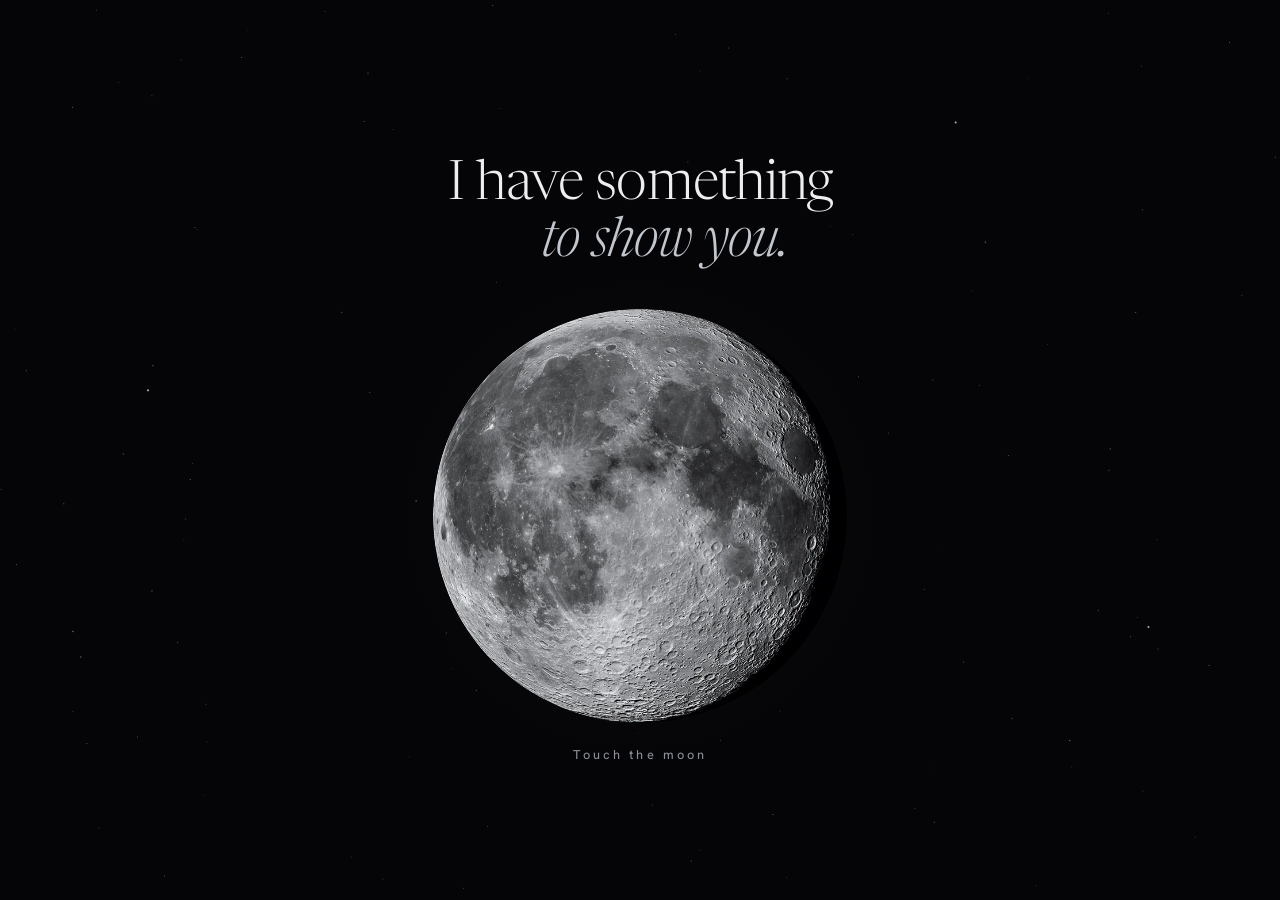
<file: index.html>
<!doctype html>
<!--
  EXPERIMENT — "Autumn leaves".
  Same page as index.html, plus: autumn.css, autumn.js, assets/autumn/*.
  index.html is untouched; delete this file (and those) to undo.
-->
<html lang="en" class="no-js">
<head>
  <meta charset="utf-8">
  <meta name="viewport" content="width=device-width, initial-scale=1, viewport-fit=cover">
  <meta name="description" content="Some things are worth taking a quiet moment for.">
  <meta name="theme-color" content="#050507">
  <meta name="color-scheme" content="dark">
  <meta name="robots" content="noindex, nofollow">

  <!--
    Link preview (WhatsApp, iMessage...). WhatsApp only accepts ABSOLUTE urls.
    If the site address changes, update og:image and twitter:image below.
  -->
  <meta property="og:type" content="website">
  <meta property="og:description" content="Some things are worth taking a quiet moment for.">
  <meta property="og:image" content="https://krebski-gabriel.github.io/Jessica-s-universe/assets/og-image.jpg">
  <meta property="og:image:width" content="1200">
  <meta property="og:image:height" content="630">
  <meta name="twitter:card" content="summary_large_image">
  <meta name="twitter:image" content="https://krebski-gabriel.github.io/Jessica-s-universe/assets/og-image.jpg">

  <link rel="icon" type="image/png" href="assets/favicon.png">
  <link rel="apple-touch-icon" href="assets/apple-touch-icon.png">

  <!-- The moon is the first thing on screen: fetch it before anything else. -->
  <link rel="preload" as="image" href="assets/moon.webp"
        imagesrcset="assets/moon-720.webp 720w, assets/moon.webp 1200w"
        imagesizes="(max-width: 600px) 80vw, 440px" type="image/webp" fetchpriority="high">
  <link rel="preload" as="font" href="assets/fonts/newsreader.woff2" type="font/woff2" crossorigin>
  <link rel="preload" as="font" href="assets/fonts/newsreader-italic.woff2" type="font/woff2" crossorigin>

  <link rel="stylesheet" href="styles.css">
  <link rel="stylesheet" href="autumn.css">
  <script>document.documentElement.classList.replace('no-js', 'js');</script>
</head>
<body>
  <!-- Very sparse starfield, drawn by script.js. Purely decorative. -->
  <canvas class="sky" aria-hidden="true"></canvas>
  <!-- Falling leaves behind the words (autumn.js). -->
  <canvas class="leaves leaves--back" aria-hidden="true"></canvas>

  <main>
    <!-- ============ 1. Beginning ============ -->
    <header class="intro" id="top">

      <h1 class="intro__title">
        <span class="intro__line">I have something</span>
        <span class="intro__line intro__line--italic">to show you.</span>
      </h1>

      <div class="moon-stage">
        <button class="moon" type="button" aria-controls="letter" aria-expanded="false">
          <span class="moon__halo" aria-hidden="true"></span>
          <!-- Silver watercolour washes; they bloom behind the moon when it is touched. -->
          <span class="moon__wash" aria-hidden="true"></span>
          <picture class="moon__picture">
            <source type="image/webp"
                    srcset="assets/moon-720.webp 720w, assets/moon.webp 1200w"
                    sizes="(max-width: 600px) 80vw, 440px">
            <img class="moon__img" src="assets/moon.jpg" width="1200" height="1200"
                 alt="" decoding="async" fetchpriority="high" draggable="false">
          </picture>
          <span class="visually-hidden moon__label">Touch the moon to open the letter</span>
        </button>
      </div>

      <p class="intro__hint" id="moon-hint" aria-hidden="true">Touch the moon</p>
    </header>

    <!-- ============ 2. Development: the letter ============ -->
    <article class="letter" id="letter" aria-labelledby="letter-title">
      <span class="letter__beam" aria-hidden="true"></span>

      <h2 class="visually-hidden" id="letter-title" tabindex="-1">A letter for you</h2>

      <!--
        Written to read like a real letter: one thought per paragraph,
        revealed as she scrolls to it (see .reveal in styles.css / script.js),
        not a poem set in verse.
      -->
      <div class="poem">
        <p class="stanza reveal">Hey, J&eacute;ssica&hellip;</p>

        <p class="stanza reveal">I&rsquo;ve been thinking about something, and I wanted to share it with you.</p>

        <p class="stanza reveal">You know, sometimes I wonder how so many things can exist in this world &mdash; and somehow, among all of them, I got to meet you. I don&rsquo;t think you realize just how much that means to me.</p>

        <p class="stanza reveal">I mean, the stars are beautiful, and there&rsquo;s something about the moon that makes everything feel a little more peaceful. But honestly, even the most beautiful things I can imagine don&rsquo;t quite compare to how I feel when I&rsquo;m with you.</p>

        <p class="stanza reveal">And there&rsquo;s something else I&rsquo;ve been thinking about.</p>

        <p class="stanza reveal">I don&rsquo;t know what Heaven looks like. I don&rsquo;t know what eternity feels like, either. But when I imagine spending my life with you, I think I get a little closer to understanding what those things might mean.</p>

        <p class="stanza reveal verse--turn">Because if I ever had to choose between seeing every beautiful thing this world has to offer, and having just one more moment with you&hellip; I think you already know what I&rsquo;d choose.</p>
      </div>

      <!-- ============ 3. Conclusion ============ -->
      <section class="finale" aria-label="The last words">
        <p class="declaration">
          <span class="declaration__line">I&rsquo;d choose you, J&eacute;ssica.</span>
          <span class="declaration__line">Every time.</span>
        </p>

        <!--
          A rose in oil pastel. Strokes are generated by tools/make_rose.py
          (stem, then leaves, then petals; each draws itself in order, see --d / --t).
          The filter adds the pastel's paper tooth and slightly ragged edges.
        -->
        <span class="rose"><span class="visually-hidden"> 🌹</span><svg class="rose__art" viewBox="0 0 100 240" aria-hidden="true" focusable="false">
            <defs>
              <filter id="rose-pastel" x="-5" y="-5" width="110" height="250"
                      filterUnits="userSpaceOnUse" primitiveUnits="userSpaceOnUse"
                      color-interpolation-filters="sRGB">
                <feTurbulence type="fractalNoise" baseFrequency="1.1 0.8" numOctaves="3" seed="11" result="grain"/>
                <feColorMatrix in="grain" type="matrix" values="0 0 0 0 0  0 0 0 0 0  0 0 0 0 0  4.2 0 0 0 -1" result="tooth"/>
                <feTurbulence type="fractalNoise" baseFrequency="0.16" numOctaves="2" seed="4" result="warp"/>
                <feDisplacementMap in="SourceGraphic" in2="warp" scale="0.9" xChannelSelector="R" yChannelSelector="G" result="rough"/>
                <feComposite in="rough" in2="tooth" operator="in"/>
              </filter>
            </defs>
            <g filter="url(#rose-pastel)">
            <g class="rose__stem">
            <path pathLength="1" d="M47 229 C52 186, 47 140, 50.5 76" stroke="#77857b" stroke-width="2.10" stroke-opacity="0.92" style="--d:0.00;--t:1.10"/>
            <path pathLength="1" d="M48.3 225 C52.6 184, 48.5 140, 51.5 80" stroke="#9eaa9f" stroke-width="1.10" stroke-opacity="0.70" style="--d:0.35;--t:1.00"/>
            <path pathLength="1" d="M49.6 196 C46.6 194.6, 44.6 192.6, 43.5 189.6" stroke="#59655c" stroke-width="1.40" stroke-opacity="0.92" style="--d:0.75;--t:0.25"/>
            <path pathLength="1" d="M50.6 150 C53.5 148.3, 55.3 146.3, 56.3 143.3" stroke="#59655c" stroke-width="1.40" stroke-opacity="0.92" style="--d:0.85;--t:0.25"/>
            <path pathLength="1" d="M50.5 75 C45 75.5, 40.5 78.5, 36.8 83.5" stroke="#77857b" stroke-width="2.00" stroke-opacity="0.92" style="--d:0.95;--t:0.35"/>
            <path pathLength="1" d="M50.5 75 C56 75.5, 60.5 78, 64.2 83" stroke="#77857b" stroke-width="2.00" stroke-opacity="0.92" style="--d:1.00;--t:0.35"/>
            <path pathLength="1" d="M50.5 75.5 C49.6 79.5, 47.4 82.5, 44.2 84.8" stroke="#59655c" stroke-width="1.60" stroke-opacity="0.92" style="--d:1.05;--t:0.30"/>
            </g>
            <g class="rose__leaves">
            <path pathLength="1" d="M47.3 126.8 L44.2 125.4 41.3 124.2 38.3 123.1 35.0 122.1 31.9 121.6 28.2 120.5 25.0 120.1 21.8 119.5" stroke="#77857b" stroke-width="1.98" stroke-opacity="0.90" style="--d:1.15;--t:0.18"/>
            <path pathLength="1" d="M46.0 125.9 L43.7 124.7 40.7 123.5 38.1 122.8 35.2 121.9 32.1 120.8 28.8 120.4 26.1 119.8 23.1 119.7" stroke="#77857b" stroke-width="2.19" stroke-opacity="0.75" style="--d:1.19;--t:0.18"/>
            <path pathLength="1" d="M45.7 125.7 L42.7 124.2 39.9 122.6 37.2 121.7 33.9 120.7 30.8 120.4 27.6 119.6 24.4 119.4 21.2 119.4" stroke="#77857b" stroke-width="1.69" stroke-opacity="0.84" style="--d:1.24;--t:0.18"/>
            <path pathLength="1" d="M47.4 126.0 L44.6 124.5 42.2 123.6 39.6 122.3 36.8 121.1 33.7 120.5 30.8 119.8 28.0 119.6 25.1 119.2" stroke="#9eaa9f" stroke-width="1.95" stroke-opacity="0.79" style="--d:1.28;--t:0.18"/>
            <path pathLength="1" d="M46.5 125.7 L44.0 123.8 41.3 122.2 37.9 121.4 35.4 120.4 32.1 119.7 29.1 119.2 26.1 118.8 22.9 118.9" stroke="#77857b" stroke-width="2.37" stroke-opacity="0.81" style="--d:1.33;--t:0.18"/>
            <path pathLength="1" d="M46.3 125.3 L43.3 123.5 40.7 122.2 37.8 121.0 35.0 119.8 32.2 119.0 29.3 119.0 25.9 118.9 22.9 118.7" stroke="#77857b" stroke-width="1.84" stroke-opacity="0.76" style="--d:1.37;--t:0.18"/>
            <path pathLength="1" d="M45.5 124.5 L43.3 122.9 40.6 121.4 38.1 120.3 35.6 119.6 32.9 118.5 30.0 118.4 27.1 118.3 24.5 118.3" stroke="#77857b" stroke-width="2.20" stroke-opacity="0.82" style="--d:1.42;--t:0.18"/>
            <path pathLength="1" d="M47.8 125.7 L45.1 123.4 42.1 121.8 39.1 120.0 36.0 118.7 32.5 118.2 29.3 118.0 26.0 118.1 22.9 118.5" stroke="#9eaa9f" stroke-width="1.71" stroke-opacity="0.80" style="--d:1.46;--t:0.18"/>
            <path pathLength="1" d="M45.0 123.6 L42.7 121.5 39.9 120.2 37.5 119.3 34.8 118.3 31.9 117.8 29.2 117.8 26.7 117.4 23.8 118.2" stroke="#9eaa9f" stroke-width="1.84" stroke-opacity="0.87" style="--d:1.51;--t:0.18"/>
            <path pathLength="1" d="M48.2 127.5 L45.2 126.7 42.1 125.4 39.5 124.6 36.4 123.8 32.9 122.9 29.9 122.0 26.4 121.3 23.4 120.3" stroke="#59655c" stroke-width="1.88" stroke-opacity="0.78" style="--d:1.35;--t:0.18"/>
            <path pathLength="1" d="M44.6 126.8 L41.9 126.1 39.5 125.2 36.9 124.4 34.3 123.7 31.6 123.0 28.8 122.5 26.1 121.7 23.2 120.6" stroke="#59655c" stroke-width="2.05" stroke-opacity="0.87" style="--d:1.39;--t:0.18"/>
            <path pathLength="1" d="M47.0 127.2 L44.3 126.8 41.4 126.4 38.3 125.6 35.2 124.7 32.5 123.9 29.5 122.8 26.3 122.1 23.3 121.0" stroke="#77857b" stroke-width="2.33" stroke-opacity="0.80" style="--d:1.44;--t:0.18"/>
            <path pathLength="1" d="M46.3 127.6 L43.9 127.8 41.6 126.9 39.0 126.4 36.3 125.9 33.3 125.1 30.9 124.5 27.8 123.4 25.3 122.4" stroke="#59655c" stroke-width="1.83" stroke-opacity="0.80" style="--d:1.48;--t:0.18"/>
            <path pathLength="1" d="M45.9 128.0 L43.2 128.1 40.8 127.8 38.1 127.1 35.4 126.5 32.3 125.7 29.7 124.5 26.7 123.6 24.1 122.4" stroke="#77857b" stroke-width="1.72" stroke-opacity="0.78" style="--d:1.53;--t:0.18"/>
            <path pathLength="1" d="M45.5 128.1 L42.6 128.2 40.2 128.1 37.1 127.6 34.6 126.8 31.4 126.1 28.9 124.6 25.8 123.4 22.8 122.0" stroke="#77857b" stroke-width="1.89" stroke-opacity="0.79" style="--d:1.57;--t:0.18"/>
            <path pathLength="1" d="M45.1 128.6 L42.5 128.8 39.9 128.6 37.7 128.2 34.7 127.3 32.0 126.5 29.2 125.7 26.6 124.3 24.1 122.7" stroke="#59655c" stroke-width="1.84" stroke-opacity="0.89" style="--d:1.62;--t:0.18"/>
            <path pathLength="1" d="M47.4 128.5 L45.0 128.8 42.3 129.1 39.3 129.0 36.7 128.3 33.8 127.9 30.6 126.8 28.1 125.5 25.3 123.8" stroke="#77857b" stroke-width="1.93" stroke-opacity="0.78" style="--d:1.66;--t:0.18"/>
            <path pathLength="1" d="M47.7 128.6 L45.2 129.3 42.4 129.9 39.6 129.7 36.4 129.4 33.5 128.5 30.3 127.4 27.4 126.0 24.2 124.0" stroke="#77857b" stroke-width="2.02" stroke-opacity="0.90" style="--d:1.71;--t:0.18"/>
            <path pathLength="1" d="M49.8 128 C41 117.5, 30 114.5, 19 119.5" stroke="#59655c" stroke-width="0.90" stroke-opacity="0.80" style="--d:1.55;--t:0.35"/>
            <path pathLength="1" d="M48.8 127.4 C41 124, 30 120.5, 21 119.8" stroke="#59655c" stroke-width="0.80" stroke-opacity="0.80" style="--d:1.60;--t:0.30"/>
            <path pathLength="1" d="M54.8 165.0 L57.0 163.5 59.5 162.5 62.0 161.0 64.8 159.9 67.4 159.0 69.7 157.7 72.7 157.0 75.0 156.2" stroke="#77857b" stroke-width="1.79" stroke-opacity="0.72" style="--d:1.45;--t:0.18"/>
            <path pathLength="1" d="M55.0 164.9 L57.3 163.2 60.0 161.8 62.9 160.5 65.5 159.3 68.5 158.1 71.5 157.2 74.3 156.5 77.3 155.5" stroke="#77857b" stroke-width="2.36" stroke-opacity="0.79" style="--d:1.49;--t:0.18"/>
            <path pathLength="1" d="M54.3 165.1 L56.8 163.5 59.6 161.5 62.3 159.9 65.5 158.9 68.4 157.8 71.4 156.6 74.6 155.8 77.8 155.2" stroke="#9eaa9f" stroke-width="2.04" stroke-opacity="0.82" style="--d:1.54;--t:0.18"/>
            <path pathLength="1" d="M54.0 165.2 L56.7 163.1 59.4 161.5 62.3 159.8 65.6 158.3 68.6 157.1 71.8 156.0 75.2 155.7 78.3 155.3" stroke="#77857b" stroke-width="2.14" stroke-opacity="0.79" style="--d:1.58;--t:0.18"/>
            <path pathLength="1" d="M53.3 165.3 L55.7 163.1 58.6 161.2 61.7 159.4 64.6 158.1 67.9 157.2 70.9 155.9 74.5 155.6 77.7 155.1" stroke="#77857b" stroke-width="2.01" stroke-opacity="0.90" style="--d:1.63;--t:0.18"/>
            <path pathLength="1" d="M55.0 163.6 L57.5 161.7 60.2 159.6 63.1 158.0 66.0 156.9 69.2 155.8 72.2 155.3 75.7 154.7 78.5 154.7" stroke="#9eaa9f" stroke-width="2.23" stroke-opacity="0.79" style="--d:1.67;--t:0.18"/>
            <path pathLength="1" d="M52.1 166.0 L54.4 163.8 57.1 161.4 60.0 159.8 62.9 158.0 65.7 156.6 68.7 155.6 72.0 155.0 75.2 154.6" stroke="#77857b" stroke-width="2.03" stroke-opacity="0.78" style="--d:1.72;--t:0.18"/>
            <path pathLength="1" d="M52.7 165.2 L55.6 162.8 58.4 160.4 61.2 158.3 64.6 157.0 67.5 156.0 71.1 155.0 74.4 154.4 77.6 154.7" stroke="#77857b" stroke-width="1.86" stroke-opacity="0.87" style="--d:1.76;--t:0.18"/>
            <path pathLength="1" d="M54.2 163.3 L56.9 161.2 59.7 159.2 62.2 157.8 64.8 156.1 67.7 155.1 70.9 154.6 73.6 154.2 76.9 154.1" stroke="#9eaa9f" stroke-width="2.02" stroke-opacity="0.74" style="--d:1.81;--t:0.18"/>
            <path pathLength="1" d="M53.4 166.7 L56.2 165.3 58.7 163.9 61.2 162.9 64.2 161.7 67.2 160.6 69.9 158.9 73.1 158.0 75.8 157.0" stroke="#77857b" stroke-width="1.68" stroke-opacity="0.87" style="--d:1.65;--t:0.18"/>
            <path pathLength="1" d="M52.2 167.2 L54.9 166.0 58.3 164.7 61.3 163.4 64.2 161.8 67.8 160.2 70.8 158.9 74.3 157.8 77.3 156.4" stroke="#77857b" stroke-width="2.16" stroke-opacity="0.90" style="--d:1.69;--t:0.18"/>
            <path pathLength="1" d="M56.1 166.1 L58.7 165.1 61.1 164.1 64.0 162.7 66.8 161.7 69.6 160.4 72.5 159.0 75.1 157.7 78.1 156.5" stroke="#59655c" stroke-width="1.81" stroke-opacity="0.91" style="--d:1.74;--t:0.18"/>
            <path pathLength="1" d="M53.8 167.3 L56.6 166.5 59.4 165.5 61.7 164.6 64.7 163.5 67.3 162.4 69.9 161.0 73.1 159.7 75.6 158.0" stroke="#77857b" stroke-width="2.08" stroke-opacity="0.80" style="--d:1.78;--t:0.18"/>
            <path pathLength="1" d="M55.7 167.2 L57.8 166.5 60.1 165.8 62.4 164.8 65.1 164.1 67.7 163.0 70.0 161.5 72.2 160.1 75.0 159.1" stroke="#77857b" stroke-width="2.16" stroke-opacity="0.86" style="--d:1.83;--t:0.18"/>
            <path pathLength="1" d="M54.0 167.6 L57.1 167.5 59.9 166.4 63.1 165.5 66.3 164.5 69.4 162.8 72.4 161.4 75.1 159.2 78.1 157.3" stroke="#77857b" stroke-width="2.20" stroke-opacity="0.80" style="--d:1.87;--t:0.18"/>
            <path pathLength="1" d="M54.6 168.1 L57.8 167.6 60.5 166.7 63.6 166.1 66.9 164.7 69.7 163.0 73.3 161.1 76.0 159.3 78.9 156.5" stroke="#77857b" stroke-width="1.76" stroke-opacity="0.95" style="--d:1.92;--t:0.18"/>
            <path pathLength="1" d="M55.9 168.3 L58.7 168.0 61.0 167.5 63.3 166.8 65.8 165.4 68.1 164.4 70.5 163.4 73.2 161.5 75.7 159.7" stroke="#59655c" stroke-width="2.33" stroke-opacity="0.75" style="--d:1.96;--t:0.18"/>
            <path pathLength="1" d="M54.2 168.5 L56.6 168.4 59.5 168.1 62.1 167.5 65.1 166.9 67.6 165.5 70.6 164.3 73.1 162.3 75.7 160.3" stroke="#59655c" stroke-width="1.90" stroke-opacity="0.75" style="--d:2.01;--t:0.18"/>
            <path pathLength="1" d="M50.4 168 C60 171.5, 72 167, 81 155" stroke="#59655c" stroke-width="0.90" stroke-opacity="0.80" style="--d:1.85;--t:0.35"/>
            <path pathLength="1" d="M51.4 167 C59 162.5, 70 157.5, 79 155.4" stroke="#59655c" stroke-width="0.80" stroke-opacity="0.80" style="--d:1.90;--t:0.30"/>
            </g>
            <g class="rose__bloom">
            <path pathLength="1" d="M38.0 42.9 L40.1 41.4 43.0 39.8 45.9 38.8 49.0 38.4 52.3 38.6 55.2 39.1 58.5 40.4 60.6 41.8" stroke="#b98790" stroke-width="2.85" stroke-opacity="0.83" style="--d:2.05;--t:0.18"/>
            <path pathLength="1" d="M36.9 43.6 L39.4 41.5 42.2 39.5 46.3 38.6 50.0 38.0 53.8 38.2 57.4 39.5 60.7 41.3 63.2 43.7" stroke="#9e6871" stroke-width="3.01" stroke-opacity="0.78" style="--d:2.08;--t:0.18"/>
            <path pathLength="1" d="M36.5 43.4 L38.8 40.7 42.4 38.8 46.6 37.6 50.7 37.0 55.0 37.8 58.5 38.8 62.0 41.0 64.1 44.0" stroke="#9e6871" stroke-width="3.07" stroke-opacity="0.80" style="--d:2.11;--t:0.18"/>
            <path pathLength="1" d="M36.5 41.5 L39.5 39.1 43.5 37.8 47.1 36.6 51.4 36.7 55.7 37.3 59.8 38.8 62.8 41.0 64.7 43.9" stroke="#b98790" stroke-width="3.30" stroke-opacity="0.76" style="--d:2.13;--t:0.18"/>
            <path pathLength="1" d="M36.0 41.6 L38.8 38.5 42.4 36.8 46.9 36.0 51.0 35.4 55.7 36.4 59.8 37.8 62.7 40.2 65.1 43.1" stroke="#b98790" stroke-width="3.19" stroke-opacity="0.73" style="--d:2.16;--t:0.18"/>
            <path pathLength="1" d="M35.6 40.3 L38.7 37.8 42.4 36.2 46.9 35.0 51.3 35.1 55.4 35.6 59.3 36.9 63.1 38.9 65.4 41.8" stroke="#9e6871" stroke-width="2.62" stroke-opacity="0.79" style="--d:2.19;--t:0.18"/>
            <path pathLength="1" d="M34.3 41.3 L37.0 38.6 40.8 36.4 45.1 35.1 49.3 34.2 53.9 34.8 58.5 35.9 62.3 38.1 64.9 40.8" stroke="#9e6871" stroke-width="2.39" stroke-opacity="0.74" style="--d:2.22;--t:0.18"/>
            <path pathLength="1" d="M35.9 38.4 L39.5 35.9 43.0 34.5 47.6 33.8 51.8 33.5 56.5 34.3 60.3 35.7 63.5 38.2 66.4 41.1" stroke="#9e6871" stroke-width="2.99" stroke-opacity="0.91" style="--d:2.25;--t:0.18"/>
            <path pathLength="1" d="M32.9 41.4 L35.8 37.7 39.7 35.1 44.4 33.2 49.3 32.8 54.2 33.0 59.3 34.6 63.2 36.8 66.4 40.0" stroke="#b98790" stroke-width="2.68" stroke-opacity="0.81" style="--d:2.27;--t:0.18"/>
            <path pathLength="1" d="M34.2 38.5 L37.1 35.4 40.8 33.8 44.5 32.2 49.2 31.7 53.4 32.2 57.5 33.2 61.4 34.4 64.6 37.3" stroke="#9e6871" stroke-width="2.94" stroke-opacity="0.79" style="--d:2.30;--t:0.18"/>
            <path pathLength="1" d="M33.6 37.2 L37.7 34.4 42.3 32.1 47.7 31.0 53.0 31.1 58.1 32.5 62.8 34.8 66.4 38.0 69.1 42.1" stroke="#9e6871" stroke-width="2.94" stroke-opacity="0.84" style="--d:2.33;--t:0.18"/>
            <path pathLength="1" d="M34.1 36.2 L38.1 33.0 42.7 31.2 48.0 30.3 53.0 30.6 58.0 31.8 62.7 33.6 66.5 37.0 69.2 41.0" stroke="#b98790" stroke-width="2.95" stroke-opacity="0.82" style="--d:2.36;--t:0.18"/>
            <path pathLength="1" d="M30.5 41.3 L33.1 36.5 37.4 33.1 42.7 31.1 48.1 30.1 54.3 30.0 59.5 31.8 64.7 34.4 68.2 38.4" stroke="#9e6871" stroke-width="2.63" stroke-opacity="0.93" style="--d:2.39;--t:0.18"/>
            <path pathLength="1" d="M33.5 35.0 L37.1 32.1 42.0 30.5 46.9 29.1 52.2 29.2 57.2 30.1 61.9 32.0 65.8 34.7 69.1 38.3" stroke="#b98790" stroke-width="2.61" stroke-opacity="0.72" style="--d:2.42;--t:0.18"/>
            <path pathLength="1" d="M28.8 41.2 L31.4 35.9 36.4 31.7 42.1 29.0 48.7 28.3 55.4 28.5 61.5 30.7 66.7 33.7 70.1 38.7" stroke="#b98790" stroke-width="2.43" stroke-opacity="0.95" style="--d:2.44;--t:0.18"/>
            <path pathLength="1" d="M30.2 36.5 L34.2 32.1 39.4 29.3 45.6 27.9 52.4 27.4 58.3 28.5 63.9 30.9 68.8 34.8 71.8 40.1" stroke="#b98790" stroke-width="2.45" stroke-opacity="0.85" style="--d:2.47;--t:0.18"/>
            <path pathLength="1" d="M35.7 46.3 L34.9 48.6 34.8 50.8 34.8 52.9 35.0 55.4 36.0 57.5 37.2 60.1 38.8 62.5 40.8 64.4" stroke="#b98790" stroke-width="3.14" stroke-opacity="0.94" style="--d:2.45;--t:0.18"/>
            <path pathLength="1" d="M35.6 45.7 L34.3 47.6 33.9 50.3 33.7 52.9 34.2 55.5 35.2 58.3 36.7 60.6 38.8 63.1 41.3 65.7" stroke="#b98790" stroke-width="2.45" stroke-opacity="0.91" style="--d:2.48;--t:0.18"/>
            <path pathLength="1" d="M34.3 46.2 L33.7 48.3 33.1 50.9 33.2 53.2 33.7 55.8 34.8 58.6 36.3 61.3 38.5 63.6 40.7 66.1" stroke="#b98790" stroke-width="2.54" stroke-opacity="0.93" style="--d:2.51;--t:0.18"/>
            <path pathLength="1" d="M33.5 46.0 L32.2 48.6 32.1 50.8 32.1 53.9 32.8 56.8 34.0 59.6 35.8 62.4 38.1 64.9 41.2 67.3" stroke="#d6b0b5" stroke-width="2.45" stroke-opacity="0.92" style="--d:2.54;--t:0.18"/>
            <path pathLength="1" d="M33.3 44.8 L32.0 47.1 31.5 49.5 31.0 52.1 31.2 54.7 32.4 57.6 33.5 60.3 35.7 62.8 37.6 65.2" stroke="#b98790" stroke-width="3.04" stroke-opacity="0.78" style="--d:2.57;--t:0.18"/>
            <path pathLength="1" d="M31.4 46.5 L30.2 49.2 30.1 51.8 30.5 54.7 31.1 57.3 32.3 60.4 34.6 63.0 37.3 65.9 40.1 68.3" stroke="#b98790" stroke-width="3.22" stroke-opacity="0.84" style="--d:2.60;--t:0.18"/>
            <path pathLength="1" d="M32.6 43.5 L30.4 46.5 29.8 49.1 29.2 52.5 30.1 55.8 31.4 59.0 33.2 62.5 36.1 65.9 39.8 68.5" stroke="#b98790" stroke-width="2.33" stroke-opacity="0.95" style="--d:2.63;--t:0.18"/>
            <path pathLength="1" d="M30.1 44.9 L28.8 47.5 28.2 49.9 28.1 52.8 28.6 55.8 29.4 58.8 31.2 61.4 33.6 64.5 36.3 66.9" stroke="#d6b0b5" stroke-width="2.89" stroke-opacity="0.86" style="--d:2.67;--t:0.18"/>
            <path pathLength="1" d="M29.1 44.7 L27.8 47.4 27.0 50.3 27.2 53.8 27.9 56.8 29.2 60.0 31.2 63.3 34.2 66.0 37.7 69.0" stroke="#9e6871" stroke-width="2.86" stroke-opacity="0.81" style="--d:2.70;--t:0.18"/>
            <path pathLength="1" d="M28.0 45.7 L27.1 48.2 26.7 51.1 26.7 54.3 27.4 57.7 29.0 61.1 31.4 64.3 34.3 66.9 37.8 69.6" stroke="#b98790" stroke-width="3.07" stroke-opacity="0.83" style="--d:2.73;--t:0.18"/>
            <path pathLength="1" d="M26.9 45.6 L25.6 47.9 25.3 50.8 25.4 53.8 26.3 57.0 27.7 60.4 29.7 63.5 32.0 66.5 35.1 68.7" stroke="#9e6871" stroke-width="2.92" stroke-opacity="0.88" style="--d:2.76;--t:0.18"/>
            <path pathLength="1" d="M28.1 43.3 L26.3 45.4 25.1 48.6 24.3 51.4 24.7 54.7 25.8 58.5 27.2 61.6 29.8 65.1 33.2 67.9" stroke="#b98790" stroke-width="3.32" stroke-opacity="0.88" style="--d:2.79;--t:0.18"/>
            <path pathLength="1" d="M24.6 45.3 L23.6 48.6 23.0 52.1 23.5 55.7 24.7 59.3 27.1 62.9 29.7 66.7 33.7 70.0 38.4 72.6" stroke="#d6b0b5" stroke-width="3.16" stroke-opacity="0.81" style="--d:2.82;--t:0.18"/>
            <path pathLength="1" d="M64.2 46.5 L65.0 48.2 64.9 50.7 64.9 52.7 64.7 55.0 63.9 57.4 62.6 59.5 61.2 62.1 58.9 63.9" stroke="#7a4752" stroke-width="2.62" stroke-opacity="0.75" style="--d:2.77;--t:0.18"/>
            <path pathLength="1" d="M65.7 48.3 L66.2 50.4 66.1 52.5 66.0 54.4 64.9 56.9 63.9 59.0 62.9 61.0 61.4 63.2 59.3 65.2" stroke="#7a4752" stroke-width="2.56" stroke-opacity="0.89" style="--d:2.80;--t:0.18"/>
            <path pathLength="1" d="M66.5 47.7 L67.2 49.9 67.0 52.0 66.9 54.4 65.9 56.8 65.0 59.3 63.3 61.6 61.7 63.7 59.6 66.0" stroke="#7a4752" stroke-width="2.89" stroke-opacity="0.80" style="--d:2.83;--t:0.18"/>
            <path pathLength="1" d="M66.6 46.0 L67.6 48.4 68.1 50.9 67.8 53.7 66.8 56.3 65.8 59.4 64.0 61.9 62.1 64.4 59.0 66.8" stroke="#9e6871" stroke-width="2.92" stroke-opacity="0.74" style="--d:2.86;--t:0.18"/>
            <path pathLength="1" d="M67.7 46.4 L68.3 49.0 69.0 51.7 68.4 54.3 67.7 57.4 66.5 60.4 64.3 63.1 61.9 65.7 58.5 68.0" stroke="#9e6871" stroke-width="2.62" stroke-opacity="0.80" style="--d:2.89;--t:0.18"/>
            <path pathLength="1" d="M68.7 46.6 L69.2 48.9 69.9 51.5 69.5 54.7 68.3 57.6 67.2 60.1 65.3 63.3 62.8 65.9 59.7 68.3" stroke="#7a4752" stroke-width="2.72" stroke-opacity="0.72" style="--d:2.92;--t:0.18"/>
            <path pathLength="1" d="M67.6 43.7 L69.7 46.1 70.5 49.1 71.0 52.3 70.1 55.7 69.0 59.1 67.0 62.1 64.2 65.6 60.8 68.3" stroke="#7a4752" stroke-width="3.21" stroke-opacity="0.77" style="--d:2.95;--t:0.18"/>
            <path pathLength="1" d="M70.2 45.8 L71.7 48.2 71.9 51.3 71.8 54.7 70.6 57.9 69.0 61.1 66.5 64.6 63.2 67.4 59.4 69.9" stroke="#9e6871" stroke-width="3.11" stroke-opacity="0.75" style="--d:2.99;--t:0.18"/>
            <path pathLength="1" d="M70.1 44.5 L72.0 46.6 72.4 49.4 73.0 52.2 72.5 55.5 71.7 58.3 69.9 61.2 67.6 64.3 64.8 66.9" stroke="#9e6871" stroke-width="2.36" stroke-opacity="0.78" style="--d:3.02;--t:0.18"/>
            <path pathLength="1" d="M71.7 44.6 L72.9 47.9 74.0 50.5 73.4 54.1 72.8 57.7 71.2 61.0 68.8 64.2 65.9 67.4 62.1 70.0" stroke="#9e6871" stroke-width="2.43" stroke-opacity="0.73" style="--d:3.05;--t:0.18"/>
            <path pathLength="1" d="M72.6 45.1 L74.4 48.1 74.7 51.2 74.4 55.2 73.5 58.8 71.2 62.0 68.9 65.5 65.1 68.5 60.7 71.3" stroke="#7a4752" stroke-width="3.29" stroke-opacity="0.84" style="--d:3.08;--t:0.18"/>
            <path pathLength="1" d="M72.8 44.1 L74.4 46.7 75.5 50.4 75.3 54.0 74.7 57.5 73.0 61.2 70.1 65.0 66.9 67.9 62.7 71.1" stroke="#9e6871" stroke-width="3.27" stroke-opacity="0.75" style="--d:3.11;--t:0.18"/>
            <path pathLength="1" d="M73.5 43.1 L75.7 46.4 76.4 49.8 76.8 53.5 75.6 57.7 73.6 61.5 71.2 65.6 67.1 68.8 62.7 72.0" stroke="#9e6871" stroke-width="2.43" stroke-opacity="0.89" style="--d:3.14;--t:0.18"/>
            <path pathLength="1" d="M41.1 44.6 L43.0 43.0 45.0 41.8 47.8 41.5 50.7 41.1 53.2 41.6 55.5 42.2 57.7 43.7 59.6 45.1" stroke="#b98790" stroke-width="2.18" stroke-opacity="0.88" style="--d:2.23;--t:0.18"/>
            <path pathLength="1" d="M40.0 44.6 L42.0 42.6 45.0 41.5 47.8 40.8 51.0 40.5 53.8 40.9 56.5 42.1 58.9 43.6 60.7 45.4" stroke="#b98790" stroke-width="2.37" stroke-opacity="0.87" style="--d:2.26;--t:0.18"/>
            <path pathLength="1" d="M39.2 45.3 L40.8 43.0 43.2 41.6 45.8 40.3 48.8 40.1 51.6 40.2 54.8 40.7 57.6 41.5 59.8 43.4" stroke="#b98790" stroke-width="2.58" stroke-opacity="0.77" style="--d:2.29;--t:0.18"/>
            <path pathLength="1" d="M39.5 43.6 L41.3 41.4 43.8 40.5 46.5 39.8 49.5 39.0 52.2 39.1 55.2 39.8 57.6 41.2 59.8 42.6" stroke="#b98790" stroke-width="2.42" stroke-opacity="0.80" style="--d:2.33;--t:0.18"/>
            <path pathLength="1" d="M40.4 42.3 L42.5 40.6 45.0 39.5 47.9 38.6 51.3 38.5 54.0 39.2 57.0 40.3 59.5 41.9 61.2 43.5" stroke="#b98790" stroke-width="2.75" stroke-opacity="0.87" style="--d:2.36;--t:0.18"/>
            <path pathLength="1" d="M39.5 42.6 L41.4 41.0 43.8 39.6 46.2 38.5 49.3 38.4 52.2 38.2 55.2 39.2 57.6 40.0 59.6 41.5" stroke="#9e6871" stroke-width="2.15" stroke-opacity="0.80" style="--d:2.39;--t:0.18"/>
            <path pathLength="1" d="M38.9 42.2 L41.0 40.2 44.0 38.4 47.5 37.7 51.3 37.8 54.9 38.2 58.2 39.5 60.7 41.5 62.5 44.3" stroke="#b98790" stroke-width="2.07" stroke-opacity="0.91" style="--d:2.42;--t:0.18"/>
            <path pathLength="1" d="M39.5 40.7 L41.8 38.9 44.6 37.8 47.5 36.7 50.8 37.0 54.2 37.2 57.1 38.3 59.7 39.7 61.5 41.9" stroke="#b98790" stroke-width="2.67" stroke-opacity="0.93" style="--d:2.45;--t:0.18"/>
            <path pathLength="1" d="M39.2 39.7 L41.5 38.4 44.4 36.9 47.7 36.5 50.9 36.3 53.8 36.6 57.1 37.4 59.8 39.0 61.6 40.9" stroke="#9e6871" stroke-width="2.51" stroke-opacity="0.77" style="--d:2.48;--t:0.18"/>
            <path pathLength="1" d="M38.3 40.2 L40.9 37.9 44.1 36.6 47.6 35.8 51.1 35.6 54.6 36.3 58.4 37.5 61.0 39.2 63.1 42.2" stroke="#b98790" stroke-width="2.63" stroke-opacity="0.75" style="--d:2.52;--t:0.18"/>
            <path pathLength="1" d="M37.4 40.4 L39.7 38.3 42.5 36.4 46.0 35.6 49.3 35.2 52.6 35.3 55.9 35.8 58.8 37.5 61.4 39.3" stroke="#b98790" stroke-width="2.16" stroke-opacity="0.78" style="--d:2.55;--t:0.18"/>
            <path pathLength="1" d="M36.3 41.9 L38.9 38.6 42.4 36.0 46.5 35.0 50.7 34.5 55.0 35.1 59.1 36.8 62.4 39.7 64.8 43.5" stroke="#b98790" stroke-width="2.41" stroke-opacity="0.85" style="--d:2.58;--t:0.18"/>
            <path pathLength="1" d="M39.6 44.9 L41.3 43.5 43.6 42.0 45.8 41.5 48.5 41.0 51.3 41.1 53.8 41.6 56.4 42.3 58.8 43.2" stroke="#7a4752" stroke-width="2.29" stroke-opacity="0.77" style="--d:3.10;--t:0.14"/>
            <path pathLength="1" d="M39.1 45.7 L41.0 44.1 43.1 43.0 45.8 42.4 48.4 42.2 51.6 42.0 54.2 42.4 56.8 43.1 59.1 44.4" stroke="#7a4752" stroke-width="2.51" stroke-opacity="0.88" style="--d:3.12;--t:0.14"/>
            <path pathLength="1" d="M41.2 44.8 L43.2 44.3 45.3 43.6 47.8 43.4 50.5 43.5 53.0 43.3 55.4 44.1 57.6 44.4 59.4 45.4" stroke="#9e6871" stroke-width="2.14" stroke-opacity="0.78" style="--d:3.14;--t:0.14"/>
            <path pathLength="1" d="M41.4 45.6 L43.8 45.3 46.2 45.1 48.6 44.7 51.0 44.8 53.7 45.0 56.2 44.9 58.5 45.4 60.3 46.2" stroke="#9e6871" stroke-width="2.46" stroke-opacity="0.80" style="--d:3.16;--t:0.14"/>
            <path pathLength="1" d="M40.1 46.7 L41.9 46.2 44.7 45.6 47.3 45.5 50.6 45.3 53.5 45.8 56.2 45.9 58.6 46.5 60.7 46.9" stroke="#7a4752" stroke-width="2.23" stroke-opacity="0.72" style="--d:3.19;--t:0.14"/>
            <path pathLength="1" d="M40.3 46.8 L42.9 46.9 45.5 46.4 48.0 46.1 51.4 46.1 54.1 46.3 56.7 46.6 58.9 46.8 61.1 47.5" stroke="#9e6871" stroke-width="2.84" stroke-opacity="0.83" style="--d:3.21;--t:0.14"/>
            <path pathLength="1" d="M39.4 47.9 L41.5 47.6 44.2 47.4 47.5 47.4 50.3 47.7 53.3 47.7 56.4 47.4 59.1 47.6 61.0 47.7" stroke="#7a4752" stroke-width="2.10" stroke-opacity="0.90" style="--d:3.23;--t:0.14"/>
            <path pathLength="1" d="M39.6 48.3 L41.7 48.7 44.4 48.6 46.8 48.8 49.6 49.0 52.5 48.8 55.3 48.6 57.7 48.7 59.8 48.2" stroke="#7a4752" stroke-width="2.68" stroke-opacity="0.90" style="--d:3.25;--t:0.14"/>
            <path pathLength="1" d="M40.6 48.9 L42.7 49.6 45.1 50.0 47.5 50.1 50.3 49.9 52.9 49.7 55.2 49.7 57.7 49.3 59.8 49.3" stroke="#7a4752" stroke-width="2.72" stroke-opacity="0.94" style="--d:3.27;--t:0.14"/>
            <path pathLength="1" d="M40.1 49.3 L41.6 50.0 44.1 50.4 46.6 50.5 49.0 50.7 51.6 50.8 54.4 50.4 56.8 50.0 58.7 49.9" stroke="#9e6871" stroke-width="2.19" stroke-opacity="0.75" style="--d:3.29;--t:0.14"/>
            <path pathLength="1" d="M39.1 49.6 L41.0 50.5 43.7 51.1 46.1 51.5 49.4 52.1 52.1 51.7 55.1 51.7 57.9 50.8 59.8 50.0" stroke="#7a4752" stroke-width="2.31" stroke-opacity="0.74" style="--d:3.31;--t:0.14"/>
            <path pathLength="1" d="M40.0 50.3 L41.7 51.5 44.1 52.2 46.4 52.9 49.1 53.3 51.5 53.0 54.1 52.6 56.4 52.2 58.7 51.1" stroke="#7a4752" stroke-width="2.77" stroke-opacity="0.83" style="--d:3.34;--t:0.14"/>
            <path pathLength="1" d="M41.6 52.1 L43.6 53.2 46.1 54.1 49.0 54.1 51.5 54.5 54.3 54.0 56.7 52.8 58.8 52.0 60.8 50.3" stroke="#7a4752" stroke-width="2.32" stroke-opacity="0.95" style="--d:3.36;--t:0.14"/>
            <path pathLength="1" d="M39.0 50.5 L41.2 52.1 43.0 53.5 45.8 54.4 48.3 55.0 50.8 55.0 53.6 54.8 55.9 53.7 58.3 52.9" stroke="#7a4752" stroke-width="2.50" stroke-opacity="0.82" style="--d:3.38;--t:0.14"/>
            <path pathLength="1" d="M38.0 57.1 L40.6 58.4 43.7 58.9 46.9 59.4 49.6 59.9 53.0 59.5 56.0 59.3 58.6 58.2 61.5 57.3" stroke="#b98790" stroke-width="2.70" stroke-opacity="0.81" style="--d:3.35;--t:0.18"/>
            <path pathLength="1" d="M35.6 56.1 L38.7 58.0 42.2 59.5 45.9 60.2 50.3 60.7 54.5 60.0 58.3 59.5 61.6 57.8 64.8 55.8" stroke="#b98790" stroke-width="2.97" stroke-opacity="0.82" style="--d:3.38;--t:0.18"/>
            <path pathLength="1" d="M36.6 57.7 L40.0 59.6 43.7 60.6 47.4 61.3 51.0 61.1 54.9 60.9 58.8 59.7 62.1 58.5 65.1 56.3" stroke="#9e6871" stroke-width="3.24" stroke-opacity="0.81" style="--d:3.41;--t:0.18"/>
            <path pathLength="1" d="M35.5 58.1 L38.6 60.0 42.0 61.7 46.1 62.5 50.0 62.5 53.9 62.3 58.2 61.4 61.6 60.0 64.7 58.1" stroke="#b98790" stroke-width="2.89" stroke-opacity="0.80" style="--d:3.44;--t:0.18"/>
            <path pathLength="1" d="M35.4 58.9 L38.2 60.9 41.5 62.5 45.7 63.7 49.6 64.1 53.5 63.9 57.1 62.8 60.6 61.4 63.7 59.7" stroke="#b98790" stroke-width="2.67" stroke-opacity="0.93" style="--d:3.47;--t:0.18"/>
            <path pathLength="1" d="M35.3 59.8 L38.5 61.7 41.6 63.2 45.2 64.1 48.9 64.6 52.8 64.4 56.9 64.0 60.1 62.3 63.1 60.8" stroke="#b98790" stroke-width="2.56" stroke-opacity="0.94" style="--d:3.50;--t:0.18"/>
            <path pathLength="1" d="M38.6 63.0 L41.7 64.2 44.5 65.1 47.7 65.3 50.7 65.5 53.6 65.3 56.8 64.8 59.6 63.9 62.1 62.3" stroke="#b98790" stroke-width="3.44" stroke-opacity="0.86" style="--d:3.53;--t:0.18"/>
            <path pathLength="1" d="M35.9 61.8 L39.2 63.9 42.3 65.4 46.2 66.2 50.1 66.8 53.7 66.2 57.7 65.6 60.8 64.1 63.9 61.8" stroke="#b98790" stroke-width="2.42" stroke-opacity="0.79" style="--d:3.56;--t:0.18"/>
            <path pathLength="1" d="M36.7 63.7 L39.2 65.2 41.9 66.6 45.4 67.6 48.1 67.9 51.5 67.8 54.7 67.6 57.9 66.8 60.9 65.5" stroke="#9e6871" stroke-width="3.38" stroke-opacity="0.76" style="--d:3.59;--t:0.18"/>
            <path pathLength="1" d="M38.1 65.8 L40.1 67.1 42.9 67.9 45.7 68.9 49.0 69.0 51.6 69.3 54.8 68.8 57.6 67.7 60.2 66.9" stroke="#b98790" stroke-width="3.21" stroke-opacity="0.82" style="--d:3.62;--t:0.18"/>
            <path pathLength="1" d="M39.7 67.2 L42.3 68.3 44.9 69.6 47.8 69.8 51.1 69.8 54.2 69.6 56.9 68.6 59.7 67.8 62.3 66.1" stroke="#b98790" stroke-width="2.72" stroke-opacity="0.92" style="--d:3.65;--t:0.18"/>
            <path pathLength="1" d="M38.7 67.5 L41.2 69.4 44.1 70.5 47.6 71.1 50.5 71.1 53.7 71.0 56.7 69.9 59.7 68.9 62.4 67.0" stroke="#b98790" stroke-width="2.59" stroke-opacity="0.93" style="--d:3.68;--t:0.18"/>
            <path pathLength="1" d="M39.3 68.9 L41.9 70.6 44.9 71.5 48.2 72.1 51.4 72.4 54.4 71.9 57.4 70.8 60.5 69.4 62.9 67.5" stroke="#b98790" stroke-width="2.44" stroke-opacity="0.82" style="--d:3.71;--t:0.18"/>
            <path pathLength="1" d="M37.9 69.3 L40.5 71.0 43.2 72.3 46.4 73.2 49.9 73.6 53.0 73.2 56.1 72.4 59.1 71.4 61.7 69.2" stroke="#b98790" stroke-width="2.50" stroke-opacity="0.86" style="--d:3.74;--t:0.18"/>
            <path pathLength="1" d="M39.6 71.1 L41.9 72.7 44.0 73.8 46.9 74.2 49.5 74.4 52.6 74.1 55.3 73.8 57.8 72.7 60.2 71.2" stroke="#b98790" stroke-width="2.54" stroke-opacity="0.76" style="--d:3.77;--t:0.18"/>
            <path pathLength="1" d="M44.5 47 C46.5 42, 54.6 41.6, 55.6 46.4 C56 49.6, 50.6 51.2, 48.8 48.2" stroke="#b98790" stroke-width="1.20" stroke-opacity="0.85" style="--d:3.85;--t:0.35"/>
            <path pathLength="1" d="M41.5 50.8 C44 55.2, 55.5 55.6, 58.6 49.6" stroke="#7a4752" stroke-width="1.10" stroke-opacity="0.85" style="--d:4.00;--t:0.30"/>
            <path pathLength="1" d="M31.5 54.5 C38 60.8, 61 61.4, 69 53.6" stroke="#d6b0b5" stroke-width="1.70" stroke-opacity="0.92" style="--d:4.10;--t:0.40"/>
            <path pathLength="1" d="M28.4 41.5 C33.5 23.5, 66.5 23.5, 71.6 41.5" stroke="#7a4752" stroke-width="0.90" stroke-opacity="0.70" style="--d:4.20;--t:0.40"/>
            <path pathLength="1" d="M72 41.5 C83 48, 79.5 65.5, 62 73" stroke="#7a4752" stroke-width="1.00" stroke-opacity="0.75" style="--d:4.30;--t:0.30"/>
            <path pathLength="1" d="M37.5 72.2 C44 78.2, 56 78.2, 62.5 72.2" stroke="#7a4752" stroke-width="1.00" stroke-opacity="0.80" style="--d:4.35;--t:0.25"/>
            <path pathLength="1" d="M27 43 C24.5 41.5, 23.6 39, 24.4 36.4" stroke="#d6b0b5" stroke-width="1.30" stroke-opacity="0.80" style="--d:4.40;--t:0.20"/>
            <path pathLength="1" d="M35.5 25.5 C42 23, 51 22.3, 58.5 23.3" stroke="#ecd3d7" stroke-width="1.00" stroke-opacity="0.60" style="--d:4.50;--t:0.22"/>
            <path pathLength="1" d="M21.5 49 C20.3 54.5, 21.8 60, 26 65" stroke="#ecd3d7" stroke-width="0.90" stroke-opacity="0.55" style="--d:4.57;--t:0.20"/>
            </g>
            </g>
          </svg></span>
      </section>

      <!-- The ground of dry leaves the letter ends on. Three moments of the
           same pile, faded in one after the other by autumn.js. -->
      <div class="ground" aria-hidden="true">
        <img class="ground__layer ground__layer--1" src="assets/autumn/floor-1.webp" width="1800" height="560" alt="" loading="lazy" decoding="async">
        <img class="ground__layer ground__layer--2" src="assets/autumn/floor-2.webp" width="1800" height="560" alt="" loading="lazy" decoding="async">
        <img class="ground__layer ground__layer--3" src="assets/autumn/floor-3.webp" width="1800" height="560" alt="" loading="lazy" decoding="async">
      </div>
    </article>
  </main>

  <!-- A few large, out-of-focus leaves in front of everything (wide screens only). -->
  <canvas class="leaves leaves--front" aria-hidden="true"></canvas>

  <script src="script.js" defer></script>
  <script src="autumn.js" defer></script>
</body>
</html>
</file>
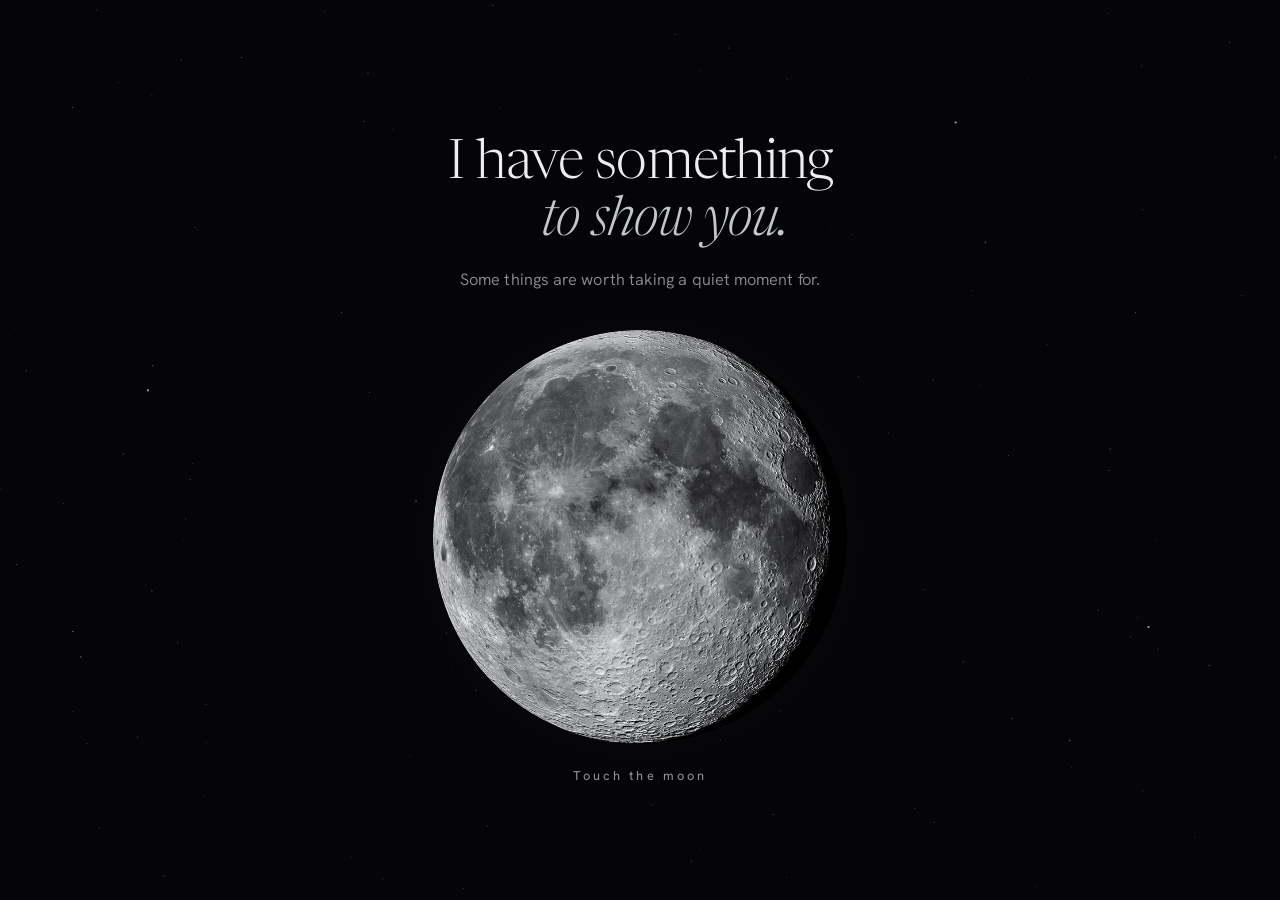
<file: autumn.html>
<!doctype html>
<!--
  EXPERIMENT — "Autumn leaves".
  Same page as index.html, plus: autumn.css, autumn.js, assets/autumn/*.
  index.html is untouched; delete this file (and those) to undo.
-->
<html lang="en" class="no-js">
<head>
  <meta charset="utf-8">
  <meta name="viewport" content="width=device-width, initial-scale=1, viewport-fit=cover">
  <meta name="description" content="Some things are worth taking a quiet moment for.">
  <meta name="theme-color" content="#050507">
  <meta name="color-scheme" content="dark">
  <meta name="robots" content="noindex, nofollow">

  <!--
    Link preview (WhatsApp, iMessage...). WhatsApp only accepts ABSOLUTE urls.
    If the site address changes, update og:image and twitter:image below.
  -->
  <meta property="og:type" content="website">
  <meta property="og:description" content="Some things are worth taking a quiet moment for.">
  <meta property="og:image" content="https://krebski-gabriel.github.io/Jessica-s-universe/assets/og-image.jpg">
  <meta property="og:image:width" content="1200">
  <meta property="og:image:height" content="630">
  <meta name="twitter:card" content="summary_large_image">
  <meta name="twitter:image" content="https://krebski-gabriel.github.io/Jessica-s-universe/assets/og-image.jpg">

  <link rel="icon" type="image/png" href="assets/favicon.png">
  <link rel="apple-touch-icon" href="assets/apple-touch-icon.png">

  <!-- The moon is the first thing on screen: fetch it before anything else. -->
  <link rel="preload" as="image" href="assets/moon.webp"
        imagesrcset="assets/moon-720.webp 720w, assets/moon.webp 1200w"
        imagesizes="(max-width: 600px) 80vw, 440px" type="image/webp" fetchpriority="high">
  <link rel="preload" as="font" href="assets/fonts/newsreader.woff2" type="font/woff2" crossorigin>
  <link rel="preload" as="font" href="assets/fonts/newsreader-italic.woff2" type="font/woff2" crossorigin>

  <link rel="stylesheet" href="styles.css">
  <link rel="stylesheet" href="autumn.css">
  <script>document.documentElement.classList.replace('no-js', 'js');</script>
</head>
<body>
  <!-- Very sparse starfield, drawn by script.js. Purely decorative. -->
  <canvas class="sky" aria-hidden="true"></canvas>
  <!-- Falling leaves behind the words (autumn.js). -->
  <canvas class="leaves leaves--back" aria-hidden="true"></canvas>

  <main>
    <!-- ============ 1. Beginning ============ -->
    <header class="intro" id="top">

      <h1 class="intro__title">
        <span class="intro__line">I have something</span>
        <span class="intro__line intro__line--italic">to show you.</span>
      </h1>

      <p class="intro__subtitle">Some things are worth taking a quiet moment for.</p>

      <div class="moon-stage">
        <button class="moon" type="button" aria-controls="letter" aria-expanded="false">
          <span class="moon__halo" aria-hidden="true"></span>
          <!-- Silver watercolour washes; they bloom behind the moon when it is touched. -->
          <span class="moon__wash" aria-hidden="true"></span>
          <picture class="moon__picture">
            <source type="image/webp"
                    srcset="assets/moon-720.webp 720w, assets/moon.webp 1200w"
                    sizes="(max-width: 600px) 80vw, 440px">
            <img class="moon__img" src="assets/moon.jpg" width="1200" height="1200"
                 alt="" decoding="async" fetchpriority="high" draggable="false">
          </picture>
          <span class="visually-hidden moon__label">Touch the moon to open the letter</span>
        </button>
      </div>

      <p class="intro__hint" id="moon-hint" aria-hidden="true">Touch the moon</p>
    </header>

    <!-- ============ 2. Development: the letter ============ -->
    <article class="letter" id="letter" aria-labelledby="letter-title">
      <span class="letter__beam" aria-hidden="true"></span>

      <h2 class="visually-hidden" id="letter-title" tabindex="-1">A letter for you</h2>

      <!--
        Written to read like a real letter: one thought per paragraph,
        revealed as she scrolls to it (see .reveal in styles.css / script.js),
        not a poem set in verse.
      -->
      <div class="poem">
        <p class="stanza reveal">Hey, J&eacute;ssica&hellip;</p>

        <p class="stanza reveal">I&rsquo;ve been thinking about something, and I wanted to share it with you.</p>

        <p class="stanza reveal">You know, sometimes I wonder how so many things can exist in this world &mdash; and somehow, among all of them, I got to meet you. I don&rsquo;t think you realize just how much that means to me.</p>

        <p class="stanza reveal">I mean, the stars are beautiful, and there&rsquo;s something about the moon that makes everything feel a little more peaceful. But honestly, even the most beautiful things I can imagine don&rsquo;t quite compare to how I feel when I&rsquo;m with you.</p>

        <p class="stanza reveal">And there&rsquo;s something else I&rsquo;ve been thinking about.</p>

        <p class="stanza reveal">I don&rsquo;t know what Heaven looks like. I don&rsquo;t know what eternity feels like, either. But when I imagine spending my life with you, I think I get a little closer to understanding what those things might mean.</p>

        <p class="stanza reveal verse--turn">Because if I ever had to choose between seeing every beautiful thing this world has to offer, and having just one more moment with you&hellip; I think you already know what I&rsquo;d choose.</p>
      </div>

      <!-- ============ 3. Conclusion ============ -->
      <section class="finale" aria-label="The last words">
        <p class="declaration">
          <span class="declaration__line">I&rsquo;d choose you, J&eacute;ssica.</span>
          <span class="declaration__line">Every time.</span>
        </p>

        <!--
          A rose in oil pastel. Strokes are generated by tools/make_rose.py
          (stem, then leaves, then petals; each draws itself in order, see --d / --t).
          The filter adds the pastel's paper tooth and slightly ragged edges.
        -->
        <span class="rose"><span class="visually-hidden"> 🌹</span><svg class="rose__art" viewBox="0 0 100 240" aria-hidden="true" focusable="false">
            <defs>
              <filter id="rose-pastel" x="-5" y="-5" width="110" height="250"
                      filterUnits="userSpaceOnUse" primitiveUnits="userSpaceOnUse"
                      color-interpolation-filters="sRGB">
                <feTurbulence type="fractalNoise" baseFrequency="1.1 0.8" numOctaves="3" seed="11" result="grain"/>
                <feColorMatrix in="grain" type="matrix" values="0 0 0 0 0  0 0 0 0 0  0 0 0 0 0  4.2 0 0 0 -1" result="tooth"/>
                <feTurbulence type="fractalNoise" baseFrequency="0.16" numOctaves="2" seed="4" result="warp"/>
                <feDisplacementMap in="SourceGraphic" in2="warp" scale="0.9" xChannelSelector="R" yChannelSelector="G" result="rough"/>
                <feComposite in="rough" in2="tooth" operator="in"/>
              </filter>
            </defs>
            <g filter="url(#rose-pastel)">
            <g class="rose__stem">
            <path pathLength="1" d="M47 229 C52 186, 47 140, 50.5 76" stroke="#77857b" stroke-width="2.10" stroke-opacity="0.92" style="--d:0.00;--t:1.10"/>
            <path pathLength="1" d="M48.3 225 C52.6 184, 48.5 140, 51.5 80" stroke="#9eaa9f" stroke-width="1.10" stroke-opacity="0.70" style="--d:0.35;--t:1.00"/>
            <path pathLength="1" d="M49.6 196 C46.6 194.6, 44.6 192.6, 43.5 189.6" stroke="#59655c" stroke-width="1.40" stroke-opacity="0.92" style="--d:0.75;--t:0.25"/>
            <path pathLength="1" d="M50.6 150 C53.5 148.3, 55.3 146.3, 56.3 143.3" stroke="#59655c" stroke-width="1.40" stroke-opacity="0.92" style="--d:0.85;--t:0.25"/>
            <path pathLength="1" d="M50.5 75 C45 75.5, 40.5 78.5, 36.8 83.5" stroke="#77857b" stroke-width="2.00" stroke-opacity="0.92" style="--d:0.95;--t:0.35"/>
            <path pathLength="1" d="M50.5 75 C56 75.5, 60.5 78, 64.2 83" stroke="#77857b" stroke-width="2.00" stroke-opacity="0.92" style="--d:1.00;--t:0.35"/>
            <path pathLength="1" d="M50.5 75.5 C49.6 79.5, 47.4 82.5, 44.2 84.8" stroke="#59655c" stroke-width="1.60" stroke-opacity="0.92" style="--d:1.05;--t:0.30"/>
            </g>
            <g class="rose__leaves">
            <path pathLength="1" d="M47.3 126.8 L44.2 125.4 41.3 124.2 38.3 123.1 35.0 122.1 31.9 121.6 28.2 120.5 25.0 120.1 21.8 119.5" stroke="#77857b" stroke-width="1.98" stroke-opacity="0.90" style="--d:1.15;--t:0.18"/>
            <path pathLength="1" d="M46.0 125.9 L43.7 124.7 40.7 123.5 38.1 122.8 35.2 121.9 32.1 120.8 28.8 120.4 26.1 119.8 23.1 119.7" stroke="#77857b" stroke-width="2.19" stroke-opacity="0.75" style="--d:1.19;--t:0.18"/>
            <path pathLength="1" d="M45.7 125.7 L42.7 124.2 39.9 122.6 37.2 121.7 33.9 120.7 30.8 120.4 27.6 119.6 24.4 119.4 21.2 119.4" stroke="#77857b" stroke-width="1.69" stroke-opacity="0.84" style="--d:1.24;--t:0.18"/>
            <path pathLength="1" d="M47.4 126.0 L44.6 124.5 42.2 123.6 39.6 122.3 36.8 121.1 33.7 120.5 30.8 119.8 28.0 119.6 25.1 119.2" stroke="#9eaa9f" stroke-width="1.95" stroke-opacity="0.79" style="--d:1.28;--t:0.18"/>
            <path pathLength="1" d="M46.5 125.7 L44.0 123.8 41.3 122.2 37.9 121.4 35.4 120.4 32.1 119.7 29.1 119.2 26.1 118.8 22.9 118.9" stroke="#77857b" stroke-width="2.37" stroke-opacity="0.81" style="--d:1.33;--t:0.18"/>
            <path pathLength="1" d="M46.3 125.3 L43.3 123.5 40.7 122.2 37.8 121.0 35.0 119.8 32.2 119.0 29.3 119.0 25.9 118.9 22.9 118.7" stroke="#77857b" stroke-width="1.84" stroke-opacity="0.76" style="--d:1.37;--t:0.18"/>
            <path pathLength="1" d="M45.5 124.5 L43.3 122.9 40.6 121.4 38.1 120.3 35.6 119.6 32.9 118.5 30.0 118.4 27.1 118.3 24.5 118.3" stroke="#77857b" stroke-width="2.20" stroke-opacity="0.82" style="--d:1.42;--t:0.18"/>
            <path pathLength="1" d="M47.8 125.7 L45.1 123.4 42.1 121.8 39.1 120.0 36.0 118.7 32.5 118.2 29.3 118.0 26.0 118.1 22.9 118.5" stroke="#9eaa9f" stroke-width="1.71" stroke-opacity="0.80" style="--d:1.46;--t:0.18"/>
            <path pathLength="1" d="M45.0 123.6 L42.7 121.5 39.9 120.2 37.5 119.3 34.8 118.3 31.9 117.8 29.2 117.8 26.7 117.4 23.8 118.2" stroke="#9eaa9f" stroke-width="1.84" stroke-opacity="0.87" style="--d:1.51;--t:0.18"/>
            <path pathLength="1" d="M48.2 127.5 L45.2 126.7 42.1 125.4 39.5 124.6 36.4 123.8 32.9 122.9 29.9 122.0 26.4 121.3 23.4 120.3" stroke="#59655c" stroke-width="1.88" stroke-opacity="0.78" style="--d:1.35;--t:0.18"/>
            <path pathLength="1" d="M44.6 126.8 L41.9 126.1 39.5 125.2 36.9 124.4 34.3 123.7 31.6 123.0 28.8 122.5 26.1 121.7 23.2 120.6" stroke="#59655c" stroke-width="2.05" stroke-opacity="0.87" style="--d:1.39;--t:0.18"/>
            <path pathLength="1" d="M47.0 127.2 L44.3 126.8 41.4 126.4 38.3 125.6 35.2 124.7 32.5 123.9 29.5 122.8 26.3 122.1 23.3 121.0" stroke="#77857b" stroke-width="2.33" stroke-opacity="0.80" style="--d:1.44;--t:0.18"/>
            <path pathLength="1" d="M46.3 127.6 L43.9 127.8 41.6 126.9 39.0 126.4 36.3 125.9 33.3 125.1 30.9 124.5 27.8 123.4 25.3 122.4" stroke="#59655c" stroke-width="1.83" stroke-opacity="0.80" style="--d:1.48;--t:0.18"/>
            <path pathLength="1" d="M45.9 128.0 L43.2 128.1 40.8 127.8 38.1 127.1 35.4 126.5 32.3 125.7 29.7 124.5 26.7 123.6 24.1 122.4" stroke="#77857b" stroke-width="1.72" stroke-opacity="0.78" style="--d:1.53;--t:0.18"/>
            <path pathLength="1" d="M45.5 128.1 L42.6 128.2 40.2 128.1 37.1 127.6 34.6 126.8 31.4 126.1 28.9 124.6 25.8 123.4 22.8 122.0" stroke="#77857b" stroke-width="1.89" stroke-opacity="0.79" style="--d:1.57;--t:0.18"/>
            <path pathLength="1" d="M45.1 128.6 L42.5 128.8 39.9 128.6 37.7 128.2 34.7 127.3 32.0 126.5 29.2 125.7 26.6 124.3 24.1 122.7" stroke="#59655c" stroke-width="1.84" stroke-opacity="0.89" style="--d:1.62;--t:0.18"/>
            <path pathLength="1" d="M47.4 128.5 L45.0 128.8 42.3 129.1 39.3 129.0 36.7 128.3 33.8 127.9 30.6 126.8 28.1 125.5 25.3 123.8" stroke="#77857b" stroke-width="1.93" stroke-opacity="0.78" style="--d:1.66;--t:0.18"/>
            <path pathLength="1" d="M47.7 128.6 L45.2 129.3 42.4 129.9 39.6 129.7 36.4 129.4 33.5 128.5 30.3 127.4 27.4 126.0 24.2 124.0" stroke="#77857b" stroke-width="2.02" stroke-opacity="0.90" style="--d:1.71;--t:0.18"/>
            <path pathLength="1" d="M49.8 128 C41 117.5, 30 114.5, 19 119.5" stroke="#59655c" stroke-width="0.90" stroke-opacity="0.80" style="--d:1.55;--t:0.35"/>
            <path pathLength="1" d="M48.8 127.4 C41 124, 30 120.5, 21 119.8" stroke="#59655c" stroke-width="0.80" stroke-opacity="0.80" style="--d:1.60;--t:0.30"/>
            <path pathLength="1" d="M54.8 165.0 L57.0 163.5 59.5 162.5 62.0 161.0 64.8 159.9 67.4 159.0 69.7 157.7 72.7 157.0 75.0 156.2" stroke="#77857b" stroke-width="1.79" stroke-opacity="0.72" style="--d:1.45;--t:0.18"/>
            <path pathLength="1" d="M55.0 164.9 L57.3 163.2 60.0 161.8 62.9 160.5 65.5 159.3 68.5 158.1 71.5 157.2 74.3 156.5 77.3 155.5" stroke="#77857b" stroke-width="2.36" stroke-opacity="0.79" style="--d:1.49;--t:0.18"/>
            <path pathLength="1" d="M54.3 165.1 L56.8 163.5 59.6 161.5 62.3 159.9 65.5 158.9 68.4 157.8 71.4 156.6 74.6 155.8 77.8 155.2" stroke="#9eaa9f" stroke-width="2.04" stroke-opacity="0.82" style="--d:1.54;--t:0.18"/>
            <path pathLength="1" d="M54.0 165.2 L56.7 163.1 59.4 161.5 62.3 159.8 65.6 158.3 68.6 157.1 71.8 156.0 75.2 155.7 78.3 155.3" stroke="#77857b" stroke-width="2.14" stroke-opacity="0.79" style="--d:1.58;--t:0.18"/>
            <path pathLength="1" d="M53.3 165.3 L55.7 163.1 58.6 161.2 61.7 159.4 64.6 158.1 67.9 157.2 70.9 155.9 74.5 155.6 77.7 155.1" stroke="#77857b" stroke-width="2.01" stroke-opacity="0.90" style="--d:1.63;--t:0.18"/>
            <path pathLength="1" d="M55.0 163.6 L57.5 161.7 60.2 159.6 63.1 158.0 66.0 156.9 69.2 155.8 72.2 155.3 75.7 154.7 78.5 154.7" stroke="#9eaa9f" stroke-width="2.23" stroke-opacity="0.79" style="--d:1.67;--t:0.18"/>
            <path pathLength="1" d="M52.1 166.0 L54.4 163.8 57.1 161.4 60.0 159.8 62.9 158.0 65.7 156.6 68.7 155.6 72.0 155.0 75.2 154.6" stroke="#77857b" stroke-width="2.03" stroke-opacity="0.78" style="--d:1.72;--t:0.18"/>
            <path pathLength="1" d="M52.7 165.2 L55.6 162.8 58.4 160.4 61.2 158.3 64.6 157.0 67.5 156.0 71.1 155.0 74.4 154.4 77.6 154.7" stroke="#77857b" stroke-width="1.86" stroke-opacity="0.87" style="--d:1.76;--t:0.18"/>
            <path pathLength="1" d="M54.2 163.3 L56.9 161.2 59.7 159.2 62.2 157.8 64.8 156.1 67.7 155.1 70.9 154.6 73.6 154.2 76.9 154.1" stroke="#9eaa9f" stroke-width="2.02" stroke-opacity="0.74" style="--d:1.81;--t:0.18"/>
            <path pathLength="1" d="M53.4 166.7 L56.2 165.3 58.7 163.9 61.2 162.9 64.2 161.7 67.2 160.6 69.9 158.9 73.1 158.0 75.8 157.0" stroke="#77857b" stroke-width="1.68" stroke-opacity="0.87" style="--d:1.65;--t:0.18"/>
            <path pathLength="1" d="M52.2 167.2 L54.9 166.0 58.3 164.7 61.3 163.4 64.2 161.8 67.8 160.2 70.8 158.9 74.3 157.8 77.3 156.4" stroke="#77857b" stroke-width="2.16" stroke-opacity="0.90" style="--d:1.69;--t:0.18"/>
            <path pathLength="1" d="M56.1 166.1 L58.7 165.1 61.1 164.1 64.0 162.7 66.8 161.7 69.6 160.4 72.5 159.0 75.1 157.7 78.1 156.5" stroke="#59655c" stroke-width="1.81" stroke-opacity="0.91" style="--d:1.74;--t:0.18"/>
            <path pathLength="1" d="M53.8 167.3 L56.6 166.5 59.4 165.5 61.7 164.6 64.7 163.5 67.3 162.4 69.9 161.0 73.1 159.7 75.6 158.0" stroke="#77857b" stroke-width="2.08" stroke-opacity="0.80" style="--d:1.78;--t:0.18"/>
            <path pathLength="1" d="M55.7 167.2 L57.8 166.5 60.1 165.8 62.4 164.8 65.1 164.1 67.7 163.0 70.0 161.5 72.2 160.1 75.0 159.1" stroke="#77857b" stroke-width="2.16" stroke-opacity="0.86" style="--d:1.83;--t:0.18"/>
            <path pathLength="1" d="M54.0 167.6 L57.1 167.5 59.9 166.4 63.1 165.5 66.3 164.5 69.4 162.8 72.4 161.4 75.1 159.2 78.1 157.3" stroke="#77857b" stroke-width="2.20" stroke-opacity="0.80" style="--d:1.87;--t:0.18"/>
            <path pathLength="1" d="M54.6 168.1 L57.8 167.6 60.5 166.7 63.6 166.1 66.9 164.7 69.7 163.0 73.3 161.1 76.0 159.3 78.9 156.5" stroke="#77857b" stroke-width="1.76" stroke-opacity="0.95" style="--d:1.92;--t:0.18"/>
            <path pathLength="1" d="M55.9 168.3 L58.7 168.0 61.0 167.5 63.3 166.8 65.8 165.4 68.1 164.4 70.5 163.4 73.2 161.5 75.7 159.7" stroke="#59655c" stroke-width="2.33" stroke-opacity="0.75" style="--d:1.96;--t:0.18"/>
            <path pathLength="1" d="M54.2 168.5 L56.6 168.4 59.5 168.1 62.1 167.5 65.1 166.9 67.6 165.5 70.6 164.3 73.1 162.3 75.7 160.3" stroke="#59655c" stroke-width="1.90" stroke-opacity="0.75" style="--d:2.01;--t:0.18"/>
            <path pathLength="1" d="M50.4 168 C60 171.5, 72 167, 81 155" stroke="#59655c" stroke-width="0.90" stroke-opacity="0.80" style="--d:1.85;--t:0.35"/>
            <path pathLength="1" d="M51.4 167 C59 162.5, 70 157.5, 79 155.4" stroke="#59655c" stroke-width="0.80" stroke-opacity="0.80" style="--d:1.90;--t:0.30"/>
            </g>
            <g class="rose__bloom">
            <path pathLength="1" d="M38.0 42.9 L40.1 41.4 43.0 39.8 45.9 38.8 49.0 38.4 52.3 38.6 55.2 39.1 58.5 40.4 60.6 41.8" stroke="#b98790" stroke-width="2.85" stroke-opacity="0.83" style="--d:2.05;--t:0.18"/>
            <path pathLength="1" d="M36.9 43.6 L39.4 41.5 42.2 39.5 46.3 38.6 50.0 38.0 53.8 38.2 57.4 39.5 60.7 41.3 63.2 43.7" stroke="#9e6871" stroke-width="3.01" stroke-opacity="0.78" style="--d:2.08;--t:0.18"/>
            <path pathLength="1" d="M36.5 43.4 L38.8 40.7 42.4 38.8 46.6 37.6 50.7 37.0 55.0 37.8 58.5 38.8 62.0 41.0 64.1 44.0" stroke="#9e6871" stroke-width="3.07" stroke-opacity="0.80" style="--d:2.11;--t:0.18"/>
            <path pathLength="1" d="M36.5 41.5 L39.5 39.1 43.5 37.8 47.1 36.6 51.4 36.7 55.7 37.3 59.8 38.8 62.8 41.0 64.7 43.9" stroke="#b98790" stroke-width="3.30" stroke-opacity="0.76" style="--d:2.13;--t:0.18"/>
            <path pathLength="1" d="M36.0 41.6 L38.8 38.5 42.4 36.8 46.9 36.0 51.0 35.4 55.7 36.4 59.8 37.8 62.7 40.2 65.1 43.1" stroke="#b98790" stroke-width="3.19" stroke-opacity="0.73" style="--d:2.16;--t:0.18"/>
            <path pathLength="1" d="M35.6 40.3 L38.7 37.8 42.4 36.2 46.9 35.0 51.3 35.1 55.4 35.6 59.3 36.9 63.1 38.9 65.4 41.8" stroke="#9e6871" stroke-width="2.62" stroke-opacity="0.79" style="--d:2.19;--t:0.18"/>
            <path pathLength="1" d="M34.3 41.3 L37.0 38.6 40.8 36.4 45.1 35.1 49.3 34.2 53.9 34.8 58.5 35.9 62.3 38.1 64.9 40.8" stroke="#9e6871" stroke-width="2.39" stroke-opacity="0.74" style="--d:2.22;--t:0.18"/>
            <path pathLength="1" d="M35.9 38.4 L39.5 35.9 43.0 34.5 47.6 33.8 51.8 33.5 56.5 34.3 60.3 35.7 63.5 38.2 66.4 41.1" stroke="#9e6871" stroke-width="2.99" stroke-opacity="0.91" style="--d:2.25;--t:0.18"/>
            <path pathLength="1" d="M32.9 41.4 L35.8 37.7 39.7 35.1 44.4 33.2 49.3 32.8 54.2 33.0 59.3 34.6 63.2 36.8 66.4 40.0" stroke="#b98790" stroke-width="2.68" stroke-opacity="0.81" style="--d:2.27;--t:0.18"/>
            <path pathLength="1" d="M34.2 38.5 L37.1 35.4 40.8 33.8 44.5 32.2 49.2 31.7 53.4 32.2 57.5 33.2 61.4 34.4 64.6 37.3" stroke="#9e6871" stroke-width="2.94" stroke-opacity="0.79" style="--d:2.30;--t:0.18"/>
            <path pathLength="1" d="M33.6 37.2 L37.7 34.4 42.3 32.1 47.7 31.0 53.0 31.1 58.1 32.5 62.8 34.8 66.4 38.0 69.1 42.1" stroke="#9e6871" stroke-width="2.94" stroke-opacity="0.84" style="--d:2.33;--t:0.18"/>
            <path pathLength="1" d="M34.1 36.2 L38.1 33.0 42.7 31.2 48.0 30.3 53.0 30.6 58.0 31.8 62.7 33.6 66.5 37.0 69.2 41.0" stroke="#b98790" stroke-width="2.95" stroke-opacity="0.82" style="--d:2.36;--t:0.18"/>
            <path pathLength="1" d="M30.5 41.3 L33.1 36.5 37.4 33.1 42.7 31.1 48.1 30.1 54.3 30.0 59.5 31.8 64.7 34.4 68.2 38.4" stroke="#9e6871" stroke-width="2.63" stroke-opacity="0.93" style="--d:2.39;--t:0.18"/>
            <path pathLength="1" d="M33.5 35.0 L37.1 32.1 42.0 30.5 46.9 29.1 52.2 29.2 57.2 30.1 61.9 32.0 65.8 34.7 69.1 38.3" stroke="#b98790" stroke-width="2.61" stroke-opacity="0.72" style="--d:2.42;--t:0.18"/>
            <path pathLength="1" d="M28.8 41.2 L31.4 35.9 36.4 31.7 42.1 29.0 48.7 28.3 55.4 28.5 61.5 30.7 66.7 33.7 70.1 38.7" stroke="#b98790" stroke-width="2.43" stroke-opacity="0.95" style="--d:2.44;--t:0.18"/>
            <path pathLength="1" d="M30.2 36.5 L34.2 32.1 39.4 29.3 45.6 27.9 52.4 27.4 58.3 28.5 63.9 30.9 68.8 34.8 71.8 40.1" stroke="#b98790" stroke-width="2.45" stroke-opacity="0.85" style="--d:2.47;--t:0.18"/>
            <path pathLength="1" d="M35.7 46.3 L34.9 48.6 34.8 50.8 34.8 52.9 35.0 55.4 36.0 57.5 37.2 60.1 38.8 62.5 40.8 64.4" stroke="#b98790" stroke-width="3.14" stroke-opacity="0.94" style="--d:2.45;--t:0.18"/>
            <path pathLength="1" d="M35.6 45.7 L34.3 47.6 33.9 50.3 33.7 52.9 34.2 55.5 35.2 58.3 36.7 60.6 38.8 63.1 41.3 65.7" stroke="#b98790" stroke-width="2.45" stroke-opacity="0.91" style="--d:2.48;--t:0.18"/>
            <path pathLength="1" d="M34.3 46.2 L33.7 48.3 33.1 50.9 33.2 53.2 33.7 55.8 34.8 58.6 36.3 61.3 38.5 63.6 40.7 66.1" stroke="#b98790" stroke-width="2.54" stroke-opacity="0.93" style="--d:2.51;--t:0.18"/>
            <path pathLength="1" d="M33.5 46.0 L32.2 48.6 32.1 50.8 32.1 53.9 32.8 56.8 34.0 59.6 35.8 62.4 38.1 64.9 41.2 67.3" stroke="#d6b0b5" stroke-width="2.45" stroke-opacity="0.92" style="--d:2.54;--t:0.18"/>
            <path pathLength="1" d="M33.3 44.8 L32.0 47.1 31.5 49.5 31.0 52.1 31.2 54.7 32.4 57.6 33.5 60.3 35.7 62.8 37.6 65.2" stroke="#b98790" stroke-width="3.04" stroke-opacity="0.78" style="--d:2.57;--t:0.18"/>
            <path pathLength="1" d="M31.4 46.5 L30.2 49.2 30.1 51.8 30.5 54.7 31.1 57.3 32.3 60.4 34.6 63.0 37.3 65.9 40.1 68.3" stroke="#b98790" stroke-width="3.22" stroke-opacity="0.84" style="--d:2.60;--t:0.18"/>
            <path pathLength="1" d="M32.6 43.5 L30.4 46.5 29.8 49.1 29.2 52.5 30.1 55.8 31.4 59.0 33.2 62.5 36.1 65.9 39.8 68.5" stroke="#b98790" stroke-width="2.33" stroke-opacity="0.95" style="--d:2.63;--t:0.18"/>
            <path pathLength="1" d="M30.1 44.9 L28.8 47.5 28.2 49.9 28.1 52.8 28.6 55.8 29.4 58.8 31.2 61.4 33.6 64.5 36.3 66.9" stroke="#d6b0b5" stroke-width="2.89" stroke-opacity="0.86" style="--d:2.67;--t:0.18"/>
            <path pathLength="1" d="M29.1 44.7 L27.8 47.4 27.0 50.3 27.2 53.8 27.9 56.8 29.2 60.0 31.2 63.3 34.2 66.0 37.7 69.0" stroke="#9e6871" stroke-width="2.86" stroke-opacity="0.81" style="--d:2.70;--t:0.18"/>
            <path pathLength="1" d="M28.0 45.7 L27.1 48.2 26.7 51.1 26.7 54.3 27.4 57.7 29.0 61.1 31.4 64.3 34.3 66.9 37.8 69.6" stroke="#b98790" stroke-width="3.07" stroke-opacity="0.83" style="--d:2.73;--t:0.18"/>
            <path pathLength="1" d="M26.9 45.6 L25.6 47.9 25.3 50.8 25.4 53.8 26.3 57.0 27.7 60.4 29.7 63.5 32.0 66.5 35.1 68.7" stroke="#9e6871" stroke-width="2.92" stroke-opacity="0.88" style="--d:2.76;--t:0.18"/>
            <path pathLength="1" d="M28.1 43.3 L26.3 45.4 25.1 48.6 24.3 51.4 24.7 54.7 25.8 58.5 27.2 61.6 29.8 65.1 33.2 67.9" stroke="#b98790" stroke-width="3.32" stroke-opacity="0.88" style="--d:2.79;--t:0.18"/>
            <path pathLength="1" d="M24.6 45.3 L23.6 48.6 23.0 52.1 23.5 55.7 24.7 59.3 27.1 62.9 29.7 66.7 33.7 70.0 38.4 72.6" stroke="#d6b0b5" stroke-width="3.16" stroke-opacity="0.81" style="--d:2.82;--t:0.18"/>
            <path pathLength="1" d="M64.2 46.5 L65.0 48.2 64.9 50.7 64.9 52.7 64.7 55.0 63.9 57.4 62.6 59.5 61.2 62.1 58.9 63.9" stroke="#7a4752" stroke-width="2.62" stroke-opacity="0.75" style="--d:2.77;--t:0.18"/>
            <path pathLength="1" d="M65.7 48.3 L66.2 50.4 66.1 52.5 66.0 54.4 64.9 56.9 63.9 59.0 62.9 61.0 61.4 63.2 59.3 65.2" stroke="#7a4752" stroke-width="2.56" stroke-opacity="0.89" style="--d:2.80;--t:0.18"/>
            <path pathLength="1" d="M66.5 47.7 L67.2 49.9 67.0 52.0 66.9 54.4 65.9 56.8 65.0 59.3 63.3 61.6 61.7 63.7 59.6 66.0" stroke="#7a4752" stroke-width="2.89" stroke-opacity="0.80" style="--d:2.83;--t:0.18"/>
            <path pathLength="1" d="M66.6 46.0 L67.6 48.4 68.1 50.9 67.8 53.7 66.8 56.3 65.8 59.4 64.0 61.9 62.1 64.4 59.0 66.8" stroke="#9e6871" stroke-width="2.92" stroke-opacity="0.74" style="--d:2.86;--t:0.18"/>
            <path pathLength="1" d="M67.7 46.4 L68.3 49.0 69.0 51.7 68.4 54.3 67.7 57.4 66.5 60.4 64.3 63.1 61.9 65.7 58.5 68.0" stroke="#9e6871" stroke-width="2.62" stroke-opacity="0.80" style="--d:2.89;--t:0.18"/>
            <path pathLength="1" d="M68.7 46.6 L69.2 48.9 69.9 51.5 69.5 54.7 68.3 57.6 67.2 60.1 65.3 63.3 62.8 65.9 59.7 68.3" stroke="#7a4752" stroke-width="2.72" stroke-opacity="0.72" style="--d:2.92;--t:0.18"/>
            <path pathLength="1" d="M67.6 43.7 L69.7 46.1 70.5 49.1 71.0 52.3 70.1 55.7 69.0 59.1 67.0 62.1 64.2 65.6 60.8 68.3" stroke="#7a4752" stroke-width="3.21" stroke-opacity="0.77" style="--d:2.95;--t:0.18"/>
            <path pathLength="1" d="M70.2 45.8 L71.7 48.2 71.9 51.3 71.8 54.7 70.6 57.9 69.0 61.1 66.5 64.6 63.2 67.4 59.4 69.9" stroke="#9e6871" stroke-width="3.11" stroke-opacity="0.75" style="--d:2.99;--t:0.18"/>
            <path pathLength="1" d="M70.1 44.5 L72.0 46.6 72.4 49.4 73.0 52.2 72.5 55.5 71.7 58.3 69.9 61.2 67.6 64.3 64.8 66.9" stroke="#9e6871" stroke-width="2.36" stroke-opacity="0.78" style="--d:3.02;--t:0.18"/>
            <path pathLength="1" d="M71.7 44.6 L72.9 47.9 74.0 50.5 73.4 54.1 72.8 57.7 71.2 61.0 68.8 64.2 65.9 67.4 62.1 70.0" stroke="#9e6871" stroke-width="2.43" stroke-opacity="0.73" style="--d:3.05;--t:0.18"/>
            <path pathLength="1" d="M72.6 45.1 L74.4 48.1 74.7 51.2 74.4 55.2 73.5 58.8 71.2 62.0 68.9 65.5 65.1 68.5 60.7 71.3" stroke="#7a4752" stroke-width="3.29" stroke-opacity="0.84" style="--d:3.08;--t:0.18"/>
            <path pathLength="1" d="M72.8 44.1 L74.4 46.7 75.5 50.4 75.3 54.0 74.7 57.5 73.0 61.2 70.1 65.0 66.9 67.9 62.7 71.1" stroke="#9e6871" stroke-width="3.27" stroke-opacity="0.75" style="--d:3.11;--t:0.18"/>
            <path pathLength="1" d="M73.5 43.1 L75.7 46.4 76.4 49.8 76.8 53.5 75.6 57.7 73.6 61.5 71.2 65.6 67.1 68.8 62.7 72.0" stroke="#9e6871" stroke-width="2.43" stroke-opacity="0.89" style="--d:3.14;--t:0.18"/>
            <path pathLength="1" d="M41.1 44.6 L43.0 43.0 45.0 41.8 47.8 41.5 50.7 41.1 53.2 41.6 55.5 42.2 57.7 43.7 59.6 45.1" stroke="#b98790" stroke-width="2.18" stroke-opacity="0.88" style="--d:2.23;--t:0.18"/>
            <path pathLength="1" d="M40.0 44.6 L42.0 42.6 45.0 41.5 47.8 40.8 51.0 40.5 53.8 40.9 56.5 42.1 58.9 43.6 60.7 45.4" stroke="#b98790" stroke-width="2.37" stroke-opacity="0.87" style="--d:2.26;--t:0.18"/>
            <path pathLength="1" d="M39.2 45.3 L40.8 43.0 43.2 41.6 45.8 40.3 48.8 40.1 51.6 40.2 54.8 40.7 57.6 41.5 59.8 43.4" stroke="#b98790" stroke-width="2.58" stroke-opacity="0.77" style="--d:2.29;--t:0.18"/>
            <path pathLength="1" d="M39.5 43.6 L41.3 41.4 43.8 40.5 46.5 39.8 49.5 39.0 52.2 39.1 55.2 39.8 57.6 41.2 59.8 42.6" stroke="#b98790" stroke-width="2.42" stroke-opacity="0.80" style="--d:2.33;--t:0.18"/>
            <path pathLength="1" d="M40.4 42.3 L42.5 40.6 45.0 39.5 47.9 38.6 51.3 38.5 54.0 39.2 57.0 40.3 59.5 41.9 61.2 43.5" stroke="#b98790" stroke-width="2.75" stroke-opacity="0.87" style="--d:2.36;--t:0.18"/>
            <path pathLength="1" d="M39.5 42.6 L41.4 41.0 43.8 39.6 46.2 38.5 49.3 38.4 52.2 38.2 55.2 39.2 57.6 40.0 59.6 41.5" stroke="#9e6871" stroke-width="2.15" stroke-opacity="0.80" style="--d:2.39;--t:0.18"/>
            <path pathLength="1" d="M38.9 42.2 L41.0 40.2 44.0 38.4 47.5 37.7 51.3 37.8 54.9 38.2 58.2 39.5 60.7 41.5 62.5 44.3" stroke="#b98790" stroke-width="2.07" stroke-opacity="0.91" style="--d:2.42;--t:0.18"/>
            <path pathLength="1" d="M39.5 40.7 L41.8 38.9 44.6 37.8 47.5 36.7 50.8 37.0 54.2 37.2 57.1 38.3 59.7 39.7 61.5 41.9" stroke="#b98790" stroke-width="2.67" stroke-opacity="0.93" style="--d:2.45;--t:0.18"/>
            <path pathLength="1" d="M39.2 39.7 L41.5 38.4 44.4 36.9 47.7 36.5 50.9 36.3 53.8 36.6 57.1 37.4 59.8 39.0 61.6 40.9" stroke="#9e6871" stroke-width="2.51" stroke-opacity="0.77" style="--d:2.48;--t:0.18"/>
            <path pathLength="1" d="M38.3 40.2 L40.9 37.9 44.1 36.6 47.6 35.8 51.1 35.6 54.6 36.3 58.4 37.5 61.0 39.2 63.1 42.2" stroke="#b98790" stroke-width="2.63" stroke-opacity="0.75" style="--d:2.52;--t:0.18"/>
            <path pathLength="1" d="M37.4 40.4 L39.7 38.3 42.5 36.4 46.0 35.6 49.3 35.2 52.6 35.3 55.9 35.8 58.8 37.5 61.4 39.3" stroke="#b98790" stroke-width="2.16" stroke-opacity="0.78" style="--d:2.55;--t:0.18"/>
            <path pathLength="1" d="M36.3 41.9 L38.9 38.6 42.4 36.0 46.5 35.0 50.7 34.5 55.0 35.1 59.1 36.8 62.4 39.7 64.8 43.5" stroke="#b98790" stroke-width="2.41" stroke-opacity="0.85" style="--d:2.58;--t:0.18"/>
            <path pathLength="1" d="M39.6 44.9 L41.3 43.5 43.6 42.0 45.8 41.5 48.5 41.0 51.3 41.1 53.8 41.6 56.4 42.3 58.8 43.2" stroke="#7a4752" stroke-width="2.29" stroke-opacity="0.77" style="--d:3.10;--t:0.14"/>
            <path pathLength="1" d="M39.1 45.7 L41.0 44.1 43.1 43.0 45.8 42.4 48.4 42.2 51.6 42.0 54.2 42.4 56.8 43.1 59.1 44.4" stroke="#7a4752" stroke-width="2.51" stroke-opacity="0.88" style="--d:3.12;--t:0.14"/>
            <path pathLength="1" d="M41.2 44.8 L43.2 44.3 45.3 43.6 47.8 43.4 50.5 43.5 53.0 43.3 55.4 44.1 57.6 44.4 59.4 45.4" stroke="#9e6871" stroke-width="2.14" stroke-opacity="0.78" style="--d:3.14;--t:0.14"/>
            <path pathLength="1" d="M41.4 45.6 L43.8 45.3 46.2 45.1 48.6 44.7 51.0 44.8 53.7 45.0 56.2 44.9 58.5 45.4 60.3 46.2" stroke="#9e6871" stroke-width="2.46" stroke-opacity="0.80" style="--d:3.16;--t:0.14"/>
            <path pathLength="1" d="M40.1 46.7 L41.9 46.2 44.7 45.6 47.3 45.5 50.6 45.3 53.5 45.8 56.2 45.9 58.6 46.5 60.7 46.9" stroke="#7a4752" stroke-width="2.23" stroke-opacity="0.72" style="--d:3.19;--t:0.14"/>
            <path pathLength="1" d="M40.3 46.8 L42.9 46.9 45.5 46.4 48.0 46.1 51.4 46.1 54.1 46.3 56.7 46.6 58.9 46.8 61.1 47.5" stroke="#9e6871" stroke-width="2.84" stroke-opacity="0.83" style="--d:3.21;--t:0.14"/>
            <path pathLength="1" d="M39.4 47.9 L41.5 47.6 44.2 47.4 47.5 47.4 50.3 47.7 53.3 47.7 56.4 47.4 59.1 47.6 61.0 47.7" stroke="#7a4752" stroke-width="2.10" stroke-opacity="0.90" style="--d:3.23;--t:0.14"/>
            <path pathLength="1" d="M39.6 48.3 L41.7 48.7 44.4 48.6 46.8 48.8 49.6 49.0 52.5 48.8 55.3 48.6 57.7 48.7 59.8 48.2" stroke="#7a4752" stroke-width="2.68" stroke-opacity="0.90" style="--d:3.25;--t:0.14"/>
            <path pathLength="1" d="M40.6 48.9 L42.7 49.6 45.1 50.0 47.5 50.1 50.3 49.9 52.9 49.7 55.2 49.7 57.7 49.3 59.8 49.3" stroke="#7a4752" stroke-width="2.72" stroke-opacity="0.94" style="--d:3.27;--t:0.14"/>
            <path pathLength="1" d="M40.1 49.3 L41.6 50.0 44.1 50.4 46.6 50.5 49.0 50.7 51.6 50.8 54.4 50.4 56.8 50.0 58.7 49.9" stroke="#9e6871" stroke-width="2.19" stroke-opacity="0.75" style="--d:3.29;--t:0.14"/>
            <path pathLength="1" d="M39.1 49.6 L41.0 50.5 43.7 51.1 46.1 51.5 49.4 52.1 52.1 51.7 55.1 51.7 57.9 50.8 59.8 50.0" stroke="#7a4752" stroke-width="2.31" stroke-opacity="0.74" style="--d:3.31;--t:0.14"/>
            <path pathLength="1" d="M40.0 50.3 L41.7 51.5 44.1 52.2 46.4 52.9 49.1 53.3 51.5 53.0 54.1 52.6 56.4 52.2 58.7 51.1" stroke="#7a4752" stroke-width="2.77" stroke-opacity="0.83" style="--d:3.34;--t:0.14"/>
            <path pathLength="1" d="M41.6 52.1 L43.6 53.2 46.1 54.1 49.0 54.1 51.5 54.5 54.3 54.0 56.7 52.8 58.8 52.0 60.8 50.3" stroke="#7a4752" stroke-width="2.32" stroke-opacity="0.95" style="--d:3.36;--t:0.14"/>
            <path pathLength="1" d="M39.0 50.5 L41.2 52.1 43.0 53.5 45.8 54.4 48.3 55.0 50.8 55.0 53.6 54.8 55.9 53.7 58.3 52.9" stroke="#7a4752" stroke-width="2.50" stroke-opacity="0.82" style="--d:3.38;--t:0.14"/>
            <path pathLength="1" d="M38.0 57.1 L40.6 58.4 43.7 58.9 46.9 59.4 49.6 59.9 53.0 59.5 56.0 59.3 58.6 58.2 61.5 57.3" stroke="#b98790" stroke-width="2.70" stroke-opacity="0.81" style="--d:3.35;--t:0.18"/>
            <path pathLength="1" d="M35.6 56.1 L38.7 58.0 42.2 59.5 45.9 60.2 50.3 60.7 54.5 60.0 58.3 59.5 61.6 57.8 64.8 55.8" stroke="#b98790" stroke-width="2.97" stroke-opacity="0.82" style="--d:3.38;--t:0.18"/>
            <path pathLength="1" d="M36.6 57.7 L40.0 59.6 43.7 60.6 47.4 61.3 51.0 61.1 54.9 60.9 58.8 59.7 62.1 58.5 65.1 56.3" stroke="#9e6871" stroke-width="3.24" stroke-opacity="0.81" style="--d:3.41;--t:0.18"/>
            <path pathLength="1" d="M35.5 58.1 L38.6 60.0 42.0 61.7 46.1 62.5 50.0 62.5 53.9 62.3 58.2 61.4 61.6 60.0 64.7 58.1" stroke="#b98790" stroke-width="2.89" stroke-opacity="0.80" style="--d:3.44;--t:0.18"/>
            <path pathLength="1" d="M35.4 58.9 L38.2 60.9 41.5 62.5 45.7 63.7 49.6 64.1 53.5 63.9 57.1 62.8 60.6 61.4 63.7 59.7" stroke="#b98790" stroke-width="2.67" stroke-opacity="0.93" style="--d:3.47;--t:0.18"/>
            <path pathLength="1" d="M35.3 59.8 L38.5 61.7 41.6 63.2 45.2 64.1 48.9 64.6 52.8 64.4 56.9 64.0 60.1 62.3 63.1 60.8" stroke="#b98790" stroke-width="2.56" stroke-opacity="0.94" style="--d:3.50;--t:0.18"/>
            <path pathLength="1" d="M38.6 63.0 L41.7 64.2 44.5 65.1 47.7 65.3 50.7 65.5 53.6 65.3 56.8 64.8 59.6 63.9 62.1 62.3" stroke="#b98790" stroke-width="3.44" stroke-opacity="0.86" style="--d:3.53;--t:0.18"/>
            <path pathLength="1" d="M35.9 61.8 L39.2 63.9 42.3 65.4 46.2 66.2 50.1 66.8 53.7 66.2 57.7 65.6 60.8 64.1 63.9 61.8" stroke="#b98790" stroke-width="2.42" stroke-opacity="0.79" style="--d:3.56;--t:0.18"/>
            <path pathLength="1" d="M36.7 63.7 L39.2 65.2 41.9 66.6 45.4 67.6 48.1 67.9 51.5 67.8 54.7 67.6 57.9 66.8 60.9 65.5" stroke="#9e6871" stroke-width="3.38" stroke-opacity="0.76" style="--d:3.59;--t:0.18"/>
            <path pathLength="1" d="M38.1 65.8 L40.1 67.1 42.9 67.9 45.7 68.9 49.0 69.0 51.6 69.3 54.8 68.8 57.6 67.7 60.2 66.9" stroke="#b98790" stroke-width="3.21" stroke-opacity="0.82" style="--d:3.62;--t:0.18"/>
            <path pathLength="1" d="M39.7 67.2 L42.3 68.3 44.9 69.6 47.8 69.8 51.1 69.8 54.2 69.6 56.9 68.6 59.7 67.8 62.3 66.1" stroke="#b98790" stroke-width="2.72" stroke-opacity="0.92" style="--d:3.65;--t:0.18"/>
            <path pathLength="1" d="M38.7 67.5 L41.2 69.4 44.1 70.5 47.6 71.1 50.5 71.1 53.7 71.0 56.7 69.9 59.7 68.9 62.4 67.0" stroke="#b98790" stroke-width="2.59" stroke-opacity="0.93" style="--d:3.68;--t:0.18"/>
            <path pathLength="1" d="M39.3 68.9 L41.9 70.6 44.9 71.5 48.2 72.1 51.4 72.4 54.4 71.9 57.4 70.8 60.5 69.4 62.9 67.5" stroke="#b98790" stroke-width="2.44" stroke-opacity="0.82" style="--d:3.71;--t:0.18"/>
            <path pathLength="1" d="M37.9 69.3 L40.5 71.0 43.2 72.3 46.4 73.2 49.9 73.6 53.0 73.2 56.1 72.4 59.1 71.4 61.7 69.2" stroke="#b98790" stroke-width="2.50" stroke-opacity="0.86" style="--d:3.74;--t:0.18"/>
            <path pathLength="1" d="M39.6 71.1 L41.9 72.7 44.0 73.8 46.9 74.2 49.5 74.4 52.6 74.1 55.3 73.8 57.8 72.7 60.2 71.2" stroke="#b98790" stroke-width="2.54" stroke-opacity="0.76" style="--d:3.77;--t:0.18"/>
            <path pathLength="1" d="M44.5 47 C46.5 42, 54.6 41.6, 55.6 46.4 C56 49.6, 50.6 51.2, 48.8 48.2" stroke="#b98790" stroke-width="1.20" stroke-opacity="0.85" style="--d:3.85;--t:0.35"/>
            <path pathLength="1" d="M41.5 50.8 C44 55.2, 55.5 55.6, 58.6 49.6" stroke="#7a4752" stroke-width="1.10" stroke-opacity="0.85" style="--d:4.00;--t:0.30"/>
            <path pathLength="1" d="M31.5 54.5 C38 60.8, 61 61.4, 69 53.6" stroke="#d6b0b5" stroke-width="1.70" stroke-opacity="0.92" style="--d:4.10;--t:0.40"/>
            <path pathLength="1" d="M28.4 41.5 C33.5 23.5, 66.5 23.5, 71.6 41.5" stroke="#7a4752" stroke-width="0.90" stroke-opacity="0.70" style="--d:4.20;--t:0.40"/>
            <path pathLength="1" d="M72 41.5 C83 48, 79.5 65.5, 62 73" stroke="#7a4752" stroke-width="1.00" stroke-opacity="0.75" style="--d:4.30;--t:0.30"/>
            <path pathLength="1" d="M37.5 72.2 C44 78.2, 56 78.2, 62.5 72.2" stroke="#7a4752" stroke-width="1.00" stroke-opacity="0.80" style="--d:4.35;--t:0.25"/>
            <path pathLength="1" d="M27 43 C24.5 41.5, 23.6 39, 24.4 36.4" stroke="#d6b0b5" stroke-width="1.30" stroke-opacity="0.80" style="--d:4.40;--t:0.20"/>
            <path pathLength="1" d="M35.5 25.5 C42 23, 51 22.3, 58.5 23.3" stroke="#ecd3d7" stroke-width="1.00" stroke-opacity="0.60" style="--d:4.50;--t:0.22"/>
            <path pathLength="1" d="M21.5 49 C20.3 54.5, 21.8 60, 26 65" stroke="#ecd3d7" stroke-width="0.90" stroke-opacity="0.55" style="--d:4.57;--t:0.20"/>
            </g>
            </g>
          </svg></span>
      </section>

      <!-- The ground of dry leaves the letter ends on. Three moments of the
           same pile, faded in one after the other by autumn.js. -->
      <div class="ground" aria-hidden="true">
        <img class="ground__layer ground__layer--1" src="assets/autumn/floor-1.webp" width="1800" height="560" alt="" loading="lazy" decoding="async">
        <img class="ground__layer ground__layer--2" src="assets/autumn/floor-2.webp" width="1800" height="560" alt="" loading="lazy" decoding="async">
        <img class="ground__layer ground__layer--3" src="assets/autumn/floor-3.webp" width="1800" height="560" alt="" loading="lazy" decoding="async">
      </div>
    </article>
  </main>

  <!-- A few large, out-of-focus leaves in front of everything (wide screens only). -->
  <canvas class="leaves leaves--front" aria-hidden="true"></canvas>

  <script src="script.js" defer></script>
  <script src="autumn.js" defer></script>
</body>
</html>
</file>
<file: styles.css>
/* =========================================================================
   A Little Universe, Just for You
   -------------------------------------------------------------------------
   1. Fonts              5. Moon (button, halo, states)
   2. Design tokens      6. Letter & poem
   3. Base               7. Finale (declaration, rose, signature)
   4. Intro (1st screen) 8. Reveal animations & reduced motion
   ========================================================================= */

/* 1. Fonts — self-hosted (no third-party requests), SIL Open Font License */
@font-face {
  font-family: "Newsreader";
  src: url("assets/fonts/newsreader.woff2") format("woff2");
  font-weight: 200 800;
  font-style: normal;
  font-display: swap;
}
@font-face {
  font-family: "Newsreader";
  src: url("assets/fonts/newsreader-italic.woff2") format("woff2");
  font-weight: 200 800;
  font-style: italic;
  font-display: swap;
}
@font-face {
  font-family: "Hanken Grotesk";
  src: url("assets/fonts/hanken-grotesk.woff2") format("woff2");
  font-weight: 100 900;
  font-style: normal;
  font-display: swap;
}

/* 2. Design tokens */
:root {
  /* colour */
  --night: #050507;          /* page background, a black with a breath of blue */
  --moonlight: #eceef1;      /* primary text */
  --ash: #b9bdc3;            /* poem body */
  --regolith: #8a8f97;       /* auxiliary text — 6.3:1 on --night */
  --silver: 226 231 238;     /* rgb triplet for halos and hairlines */
  --steel: #9fb0c2;          /* the single cool detail: focus ring */

  /* type */
  --serif: "Newsreader", "Iowan Old Style", "Palatino Linotype", Palatino, Georgia, serif;
  --sans: "Hanken Grotesk", system-ui, -apple-system, "Segoe UI", Roboto, sans-serif;

  /* scale (minor third, fluid) */
  --step--1: clamp(0.72rem, 0.68rem + 0.2vw, 0.8rem);
  --step-0: clamp(0.94rem, 0.9rem + 0.2vw, 1.02rem);
  --step-1: clamp(1.14rem, 1.06rem + 0.4vw, 1.32rem);
  --step-4: clamp(2.15rem, 1.6rem + 2.6vw, 3.4rem);
  --step-3: clamp(1.7rem, 1.35rem + 1.7vw, 2.55rem);

  /* the moon: as large as possible while the whole intro fits one screen */
  --moon: min(76vw, 42vh, 440px);

  --ease-out: cubic-bezier(0.16, 1, 0.3, 1);
  --ease-soft: cubic-bezier(0.4, 0, 0.2, 1);
}
@supports (height: 1svh) {
  :root { --moon: min(76vw, 42svh, 440px); }
}

/* 3. Base */
*,
*::before,
*::after { box-sizing: border-box; }

html {
  background: var(--night);
  color: var(--moonlight);
  -webkit-text-size-adjust: 100%;
  text-size-adjust: 100%;
  overflow-x: hidden;
}

body {
  margin: 0;
  min-height: 100vh;
  font-family: var(--serif);
  font-size: var(--step-0);
  line-height: 1.6;
  background: var(--night);
  overflow-x: hidden;
  -webkit-font-smoothing: antialiased;
  -moz-osx-font-smoothing: grayscale;
  -webkit-tap-highlight-color: transparent;
  text-rendering: optimizeLegibility;
}

main { position: relative; z-index: 1; overflow-x: clip; } /* keeps the halo from widening the page */

p, h1, h2 { margin: 0; }

img { display: block; max-width: 100%; height: auto; }

.visually-hidden {
  position: absolute !important;
  width: 1px; height: 1px;
  margin: -1px; padding: 0;
  overflow: hidden;
  clip: rect(0 0 0 0);
  white-space: nowrap;
  border: 0;
}

:focus { outline: none; }
:focus-visible {
  outline: 1.5px solid var(--steel);
  outline-offset: 6px;
  border-radius: 4px;
}

::selection { background: rgb(var(--silver) / 0.22); color: #fff; }

.sky {
  position: fixed;
  inset: 0;
  width: 100%;
  height: 100%;
  z-index: 0;
  pointer-events: none;
}

/* 4. Intro — the first screen */
.intro {
  min-height: 100vh;
  min-height: 100svh;
  display: flex;
  flex-direction: column;
  align-items: center;
  justify-content: center;
  text-align: center;
  padding:
    max(1.75rem, env(safe-area-inset-top))
    max(1.5rem, env(safe-area-inset-right))
    max(1.75rem, env(safe-area-inset-bottom))
    max(1.5rem, env(safe-area-inset-left));
}

.intro__kicker {
  font-family: var(--sans);
  font-size: var(--step--1);
  font-weight: 500;
  letter-spacing: 0.32em;
  text-transform: uppercase;
  color: var(--regolith);
  /* optical centring: tracking adds trailing space after the last letter */
  padding-left: 0.32em;
}

.intro__title {
  margin-top: clamp(1rem, 2.6vh, 1.6rem);
  font-size: var(--step-4);
  font-weight: 300;
  font-variation-settings: "opsz" 72;
  line-height: 1.04;
  letter-spacing: -0.018em;
  color: var(--moonlight);
}
.intro__line { display: block; }
.intro__line--italic {
  font-style: italic;
  font-weight: 300;
  color: rgb(var(--silver) / 0.86);
  /* a slight indent keeps the two lines from reading as a centred block */
  padding-left: 0.9em;
}

.intro__subtitle {
  margin-top: clamp(0.8rem, 2vh, 1.15rem);
  max-width: 21em;
  text-wrap: balance;
  font-family: var(--sans);
  font-size: var(--step-0);
  font-weight: 350;
  line-height: 1.5;
  letter-spacing: 0.005em;
  color: var(--regolith);
}

.intro__hint {
  margin-top: clamp(0.9rem, 2.4vh, 1.5rem);
  font-family: var(--sans);
  font-size: var(--step--1);
  font-weight: 450;
  letter-spacing: 0.24em;
  color: var(--regolith);
  transition: color 1.2s var(--ease-soft), letter-spacing 1.4s var(--ease-soft);
}
/* fades by colour, because opacity is owned by the entrance animation */
.is-lit-page .intro__hint { color: transparent; letter-spacing: 0.4em; }

/* intro entrance — one orchestrated sequence on load */
.js .intro > * { opacity: 0; }
.js.is-ready .intro > * {
  animation: rise 1.6s var(--ease-out) both;
}
.js.is-ready .intro__kicker   { animation-delay: 0.15s; }
.js.is-ready .intro__title    { animation-delay: 0.35s; }
.js.is-ready .intro__subtitle { animation-delay: 0.6s; }
.js.is-ready .moon-stage      { animation: emerge 2.4s var(--ease-out) 0.5s both; }
.js.is-ready .intro__hint     { animation: fade 1.6s var(--ease-soft) 1.9s both; }

@keyframes rise {
  from { opacity: 0; transform: translateY(10px); }
  to   { opacity: 1; transform: none; }
}
@keyframes emerge {
  from { opacity: 0; transform: scale(0.965); filter: blur(6px); }
  to   { opacity: 1; transform: none; filter: none; }
}
@keyframes fade { from { opacity: 0; } to { opacity: 1; } }

/* 5. Moon */
.moon-stage {
  margin-top: clamp(1.4rem, 4.2vh, 2.75rem);
  width: var(--moon);
  aspect-ratio: 1;
}

.moon {
  position: relative;
  display: block;
  width: 100%;
  height: 100%;
  padding: 0;
  border: 0;
  border-radius: 50%;
  background: transparent;
  cursor: pointer;
  touch-action: manipulation;
  -webkit-user-select: none;
  user-select: none;
  /* the tappable area is the whole disc — far beyond the 44px minimum */
}
.moon:focus-visible { outline-offset: 10px; border-radius: 50%; }

/* Light scattering around the disc: very faint until touched. */
.moon__halo {
  position: absolute;
  inset: -22%;
  border-radius: 50%;
  pointer-events: none;
  background: radial-gradient(
    circle,
    rgb(var(--silver) / 0.16) 0%,
    rgb(var(--silver) / 0.07) 38%,
    rgb(var(--silver) / 0.02) 56%,
    transparent 70%
  );
  opacity: 0.35;
  transform: scale(0.94);
  transition: opacity 1.8s var(--ease-soft), transform 2.4s var(--ease-out);
  animation: breathe 7s ease-in-out infinite;
}
@keyframes breathe {
  0%, 100% { opacity: 0.32; }
  50%      { opacity: 0.5; }
}

/* Watercolour: translucent silver washes (assets/moon-wash.webp, made by
   tools/make_wash.py) sit BEHIND the photo, so they only show around the
   disc. On touch they spread outwards like pigment carried by water. */
@property --wash-r {
  syntax: "<percentage>";
  inherits: false;
  initial-value: 48%;
}
.moon__wash {
  position: absolute;
  inset: -35%;           /* 1.7 x the moon, as the texture was painted */
  pointer-events: none;
  background: url("assets/moon-wash.webp") center / 100% 100% no-repeat;
  opacity: 0;
  transform: scale(0.9) rotate(-5deg);
  --wash-r: 48%;
  -webkit-mask-image: radial-gradient(circle closest-side, #000 calc(var(--wash-r) - 16%), transparent var(--wash-r));
  mask-image: radial-gradient(circle closest-side, #000 calc(var(--wash-r) - 16%), transparent var(--wash-r));
  transition:
    opacity 1.2s var(--ease-soft),
    transform 2.8s var(--ease-out),
    --wash-r 2.6s var(--ease-out);
}
.moon.is-lit .moon__wash {
  opacity: 0.95;
  transform: none;
  --wash-r: 120%;
}

.moon__picture,
.moon__img {
  position: relative;
  width: 100%;
  height: 100%;
}
.moon__img {
  border-radius: 50%;
  filter: brightness(0.94) contrast(1.02);
  transform: scale(1);
  transition:
    opacity 1.4s var(--ease-soft),
    filter 1.8s var(--ease-soft),
    transform 2.4s var(--ease-out);
  -webkit-touch-callout: none;
}
.js .moon__img { opacity: 0; }
.js .moon.is-loaded .moon__img { opacity: 1; }

/* While the image is still travelling over a slow connection,
   a faint silhouette holds the place (no fake craters — just a shape). */
.moon::before {
  content: "";
  position: absolute;
  inset: 0;
  border-radius: 50%;
  background: radial-gradient(circle at 42% 40%, rgb(var(--silver) / 0.075), rgb(var(--silver) / 0.03) 70%);
  box-shadow: inset 0 0 0 1px rgb(var(--silver) / 0.06);
  transition: opacity 1.2s var(--ease-soft);
  animation: breathe 3.5s ease-in-out infinite;
}
.moon.is-loaded::before,
.no-js .moon::before { opacity: 0; animation: none; }

/* If the image cannot load at all: a quiet pale disc keeps the
   interaction working and the letter reachable. */
.moon.is-missing::before {
  opacity: 1;
  animation: none;
  background: radial-gradient(circle at 40% 38%, #9a9ea4 0%, #6c7076 55%, #3e4146 100%);
  box-shadow: 0 0 60px rgb(var(--silver) / 0.08);
}
.moon.is-missing .moon__img { display: none; }

/* subtle response to a pointer — never required (touch has no hover) */
@media (hover: hover) and (pointer: fine) {
  .moon:not(.is-lit):hover .moon__img { filter: brightness(1) contrast(1.02); }
  .moon:not(.is-lit):hover .moon__halo { opacity: 0.6; }
}
.moon:active:not(.is-lit) .moon__img { transform: scale(0.992); transition-duration: 0.2s; }

/* the touched state */
.moon.is-lit .moon__img {
  filter: brightness(1.13) contrast(1.04);
  transform: scale(1.025);
}
.moon.is-lit .moon__halo {
  animation: none;
  opacity: 1;
  transform: scale(1.06);
  background: radial-gradient(
    circle,
    rgb(var(--silver) / 0.36) 0%,
    rgb(var(--silver) / 0.16) 36%,
    rgb(var(--silver) / 0.055) 54%,
    transparent 70%
  );
}

/* 6. Letter & poem */
.letter {
  position: relative;
  padding:
    0
    max(1.25rem, env(safe-area-inset-right))
    max(5rem, env(safe-area-inset-bottom))
    max(1.25rem, env(safe-area-inset-left));
}
/* Hidden until the moon is touched (visible without JavaScript). */
.js .letter { display: none; }
.js .is-open .letter { display: block; }

/* A single thread of moonlight, falling from the moon to the first line. */
.letter__beam {
  display: block;
  width: 1px;
  height: clamp(4.5rem, 14vh, 8rem);
  margin: clamp(0.5rem, 2vh, 1rem) auto clamp(2rem, 6vh, 3.5rem);
  background: linear-gradient(to bottom, rgb(var(--silver) / 0), rgb(var(--silver) / 0.7) 45%, rgb(var(--silver) / 0));
  transform-origin: top;
  transform: scaleY(0);
  transition: transform 2s var(--ease-out) 0.2s;
}
.is-unveiled .letter__beam { transform: scaleY(1); }

.poem {
  max-width: 29rem;
  margin: 0 auto;
  font-size: min(1.3rem, max(1rem, 4.1vw));
  font-weight: 360;
  font-variation-settings: "opsz" 16;
  line-height: 1.72;
  color: var(--ash);
  hanging-punctuation: first;
}

.stanza + .stanza { margin-top: 1.7em; }

/* The night slowly lightens while she reads: each paragraph a touch
   brighter than the one before, leading into the white of the declaration.
   (Even the dimmest stays above 9:1 contrast.) */
.stanza:nth-child(1) { color: #a8acb2; }
.stanza:nth-child(2) { color: #afb3b9; }
.stanza:nth-child(3) { color: #b6bac0; }
.stanza:nth-child(4) { color: #bdc1c6; }
.stanza:nth-child(5) { color: #c3c7cc; }
.stanza:nth-child(6) { color: #c9ccd1; }

/* The turn of the letter: the line the declaration answers.
   Same size and weight — it simply catches the moonlight. */
.stanza.verse--turn { color: var(--moonlight); }

/* 7. Finale — an emotional pause before the last line, then a quiet,
   wordless close: the declaration, the rose, the signature. */
.finale {
  margin: clamp(6.5rem, 20vh, 10rem) auto 0;
  max-width: 34rem;
  text-align: center;
}

.declaration {
  font-size: var(--step-3);
  font-weight: 320;
  font-variation-settings: "opsz" 60;
  line-height: 1.2;
  letter-spacing: -0.01em;
  color: var(--moonlight);
}
.declaration__line { display: block; }
.declaration__line + .declaration__line { margin-top: 0.62em; }

/* The rose: a small oil-pastel drawing (SVG, see tools/make_rose.py),
   the same on every phone. The 🌹 character is still in the markup, hidden,
   for screen readers and copy-paste. */
.rose {
  display: block;
  width: 52px;
  margin: 2.6rem auto 0;
  line-height: 0;
  --rose-pace: 0.8; /* 1 = original timing; lower = faster */
}
.rose__art {
  display: block;
  width: 52px;
  height: 125px;
  overflow: visible;
  fill: none;
  stroke-linecap: round;
  stroke-linejoin: round;
}
.rose__art path { stroke-dasharray: 1; stroke-dashoffset: 0; }

.signature {
  margin-top: clamp(3.5rem, 12vh, 6rem);
  display: flex;
  flex-direction: column;
  align-items: center;
  gap: 1rem;
}
.signature__mark {
  width: 24px;
  height: 24px;
  opacity: 0.6; /* last in the hierarchy: declaration, rose, name, moon */
}
.signature__name {
  font-style: italic;
  font-size: var(--step-1);
  font-weight: 340;
  letter-spacing: 0.02em;
  color: var(--regolith);
}

/* 8. Reveal on scroll — gentle, readable, never a slide show.
   The letter arrives one thought at a time, as she scrolls to it. */
.js .reveal,
.js .declaration__line,
.js .rose,
.js .signature {
  opacity: 0;
  transform: translateY(10px);
  filter: blur(3px);
  transition:
    opacity 1.7s var(--ease-soft),
    transform 1.9s var(--ease-out),
    filter 1.7s var(--ease-soft);
}
.js .reveal.is-visible,
.js .finale.is-visible .declaration__line,
.js .finale.is-visible .rose,
.js .signature.is-visible {
  opacity: 1;
  transform: none;
  filter: none;
}

.js .finale.is-visible .declaration__line:nth-child(1) { transition-delay: 0.1s; }
.js .finale.is-visible .declaration__line:nth-child(2) { transition-delay: 1.1s; }
.js .finale.is-visible .rose { transition-delay: 2.1s; transform: none; }
.js .rose { filter: none; } /* blur would muddy hairlines */

/* each pastel stroke draws itself: stem, then leaves, then petals */
.js .rose__art path {
  stroke-dashoffset: 1;
  transition: stroke-dashoffset calc(var(--t, 0.3) * var(--rose-pace) * 1s) cubic-bezier(0.45, 0, 0.25, 1);
}
.js .finale.is-visible .rose__art path {
  stroke-dashoffset: 0;
  transition-delay: calc(2.1s + var(--d, 0) * var(--rose-pace) * 1s);
}

/* very short screens (landscape phones): let the intro scroll instead of crushing it */
@media (max-height: 520px) {
  :root { --moon: min(56vw, 64vh, 320px); }
  .intro { justify-content: flex-start; }
}

/* larger screens: the moon may grow, the subtitle may stay on one line */
@media (min-width: 640px) and (min-height: 700px) {
  :root { --moon: min(60vw, 46vh, 500px); }
  @supports (height: 1svh) { :root { --moon: min(60vw, 46svh, 500px); } }
  .intro__subtitle { max-width: none; }
}

/* small phones */
@media (max-width: 360px) {
  .intro__kicker { letter-spacing: 0.24em; padding-left: 0.24em; }
}

@media (prefers-reduced-motion: reduce) {
  *,
  *::before,
  *::after {
    animation-duration: 0.01ms !important;
    animation-iteration-count: 1 !important;
    animation-delay: 0ms !important;
    transition-duration: 0.01ms !important;
    transition-delay: 0ms !important;
  }
  .js .reveal,
  .js .declaration__line,
  .js .rose,
  .js .signature { transform: none; filter: none; }
}
</file>
<file: autumn.css>
/* =========================================================================
   Autumn — experimental layer on top of styles.css (used only by autumn.html)
   -------------------------------------------------------------------------
   1. Falling-leaf canvases   (drawn by autumn.js)
   2. The ground of leaves    (assets/autumn/floor-1..3.webp, stacked)
   3. The rose standing on the ground
   Remove this file and autumn.js / autumn.html to undo the experiment.
   ========================================================================= */

/* 1. Two canvases: one behind the words, one (rare, large, out of focus
      leaves, only at the edges of wide screens) in front of everything. */
.leaves {
  position: fixed;
  inset: 0;
  width: 100%;
  height: 100%;
  pointer-events: none;
}
.leaves--back  { z-index: 0; }   /* above the stars, below the page (main is z 1) */
.leaves--front { z-index: 3; }

/* 2. The ground at the very end of the letter. The three images are the
      same pile at three moments; autumn.js fades them in one after the
      other as she nears the end (--g1..--g3, 0 → 1). */
.ground {
  /* tall enough to read as a ground, never more than ~40 % of the screen
     (landscape phones keep the declaration in view) */
  --ground-h: min(470px, 40vh, max(190px, 31.1vw));
  position: relative;
  z-index: 1;
  width: 100vw;
  height: var(--ground-h);
  margin-left: calc(50% - 50vw);
  /* the rose's stem rests among the first leaves of the pile */
  margin-top: calc(var(--ground-h) * -0.29);
  pointer-events: none;
}
.ground__layer {
  position: absolute;
  inset: 0;
  width: 100%;
  height: 100%;
  object-fit: cover;
  object-position: 50% 0;
}
.js .ground__layer--1 { opacity: var(--g1, 0); }
.js .ground__layer--2 { opacity: var(--g2, 0); }
.js .ground__layer--3 { opacity: var(--g3, 0); }

/* the letter now ends on the ground, not on black space */
.letter { padding-bottom: 0; }

/* 3. The declaration and the rose stay above the ground… */
.finale { position: relative; z-index: 2; }

/* …and the rose casts a soft contact shadow where its stem meets the leaves */
.rose { position: relative; }
.rose::after {
  content: "";
  position: absolute;
  left: 50%;
  bottom: -2px;
  width: 46px;
  height: 10px;
  transform: translateX(-50%);
  border-radius: 50%;
  background: radial-gradient(closest-side, rgb(0 0 0 / 0.75), transparent);
  pointer-events: none;
}

@media (prefers-reduced-motion: reduce) {
  .js .ground__layer { opacity: 1; }
  .leaves { display: none; }
}
</file>
